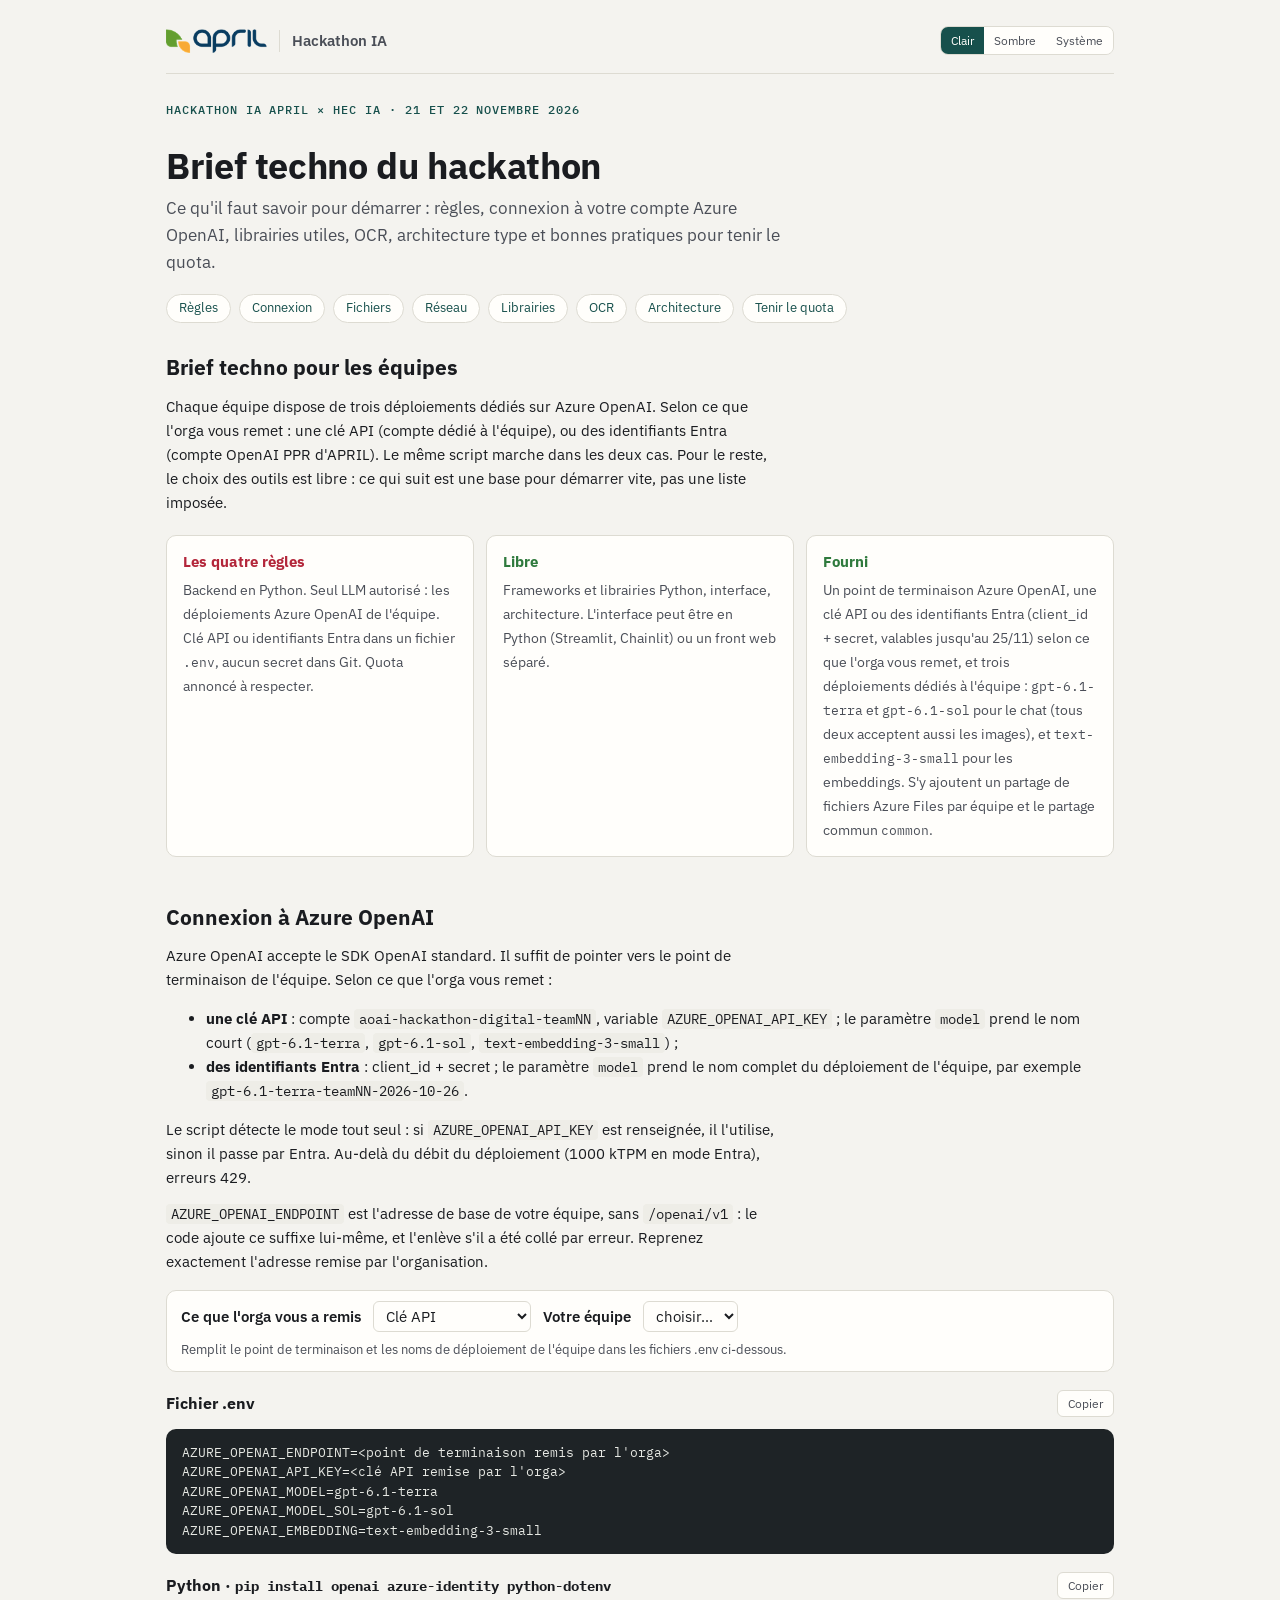
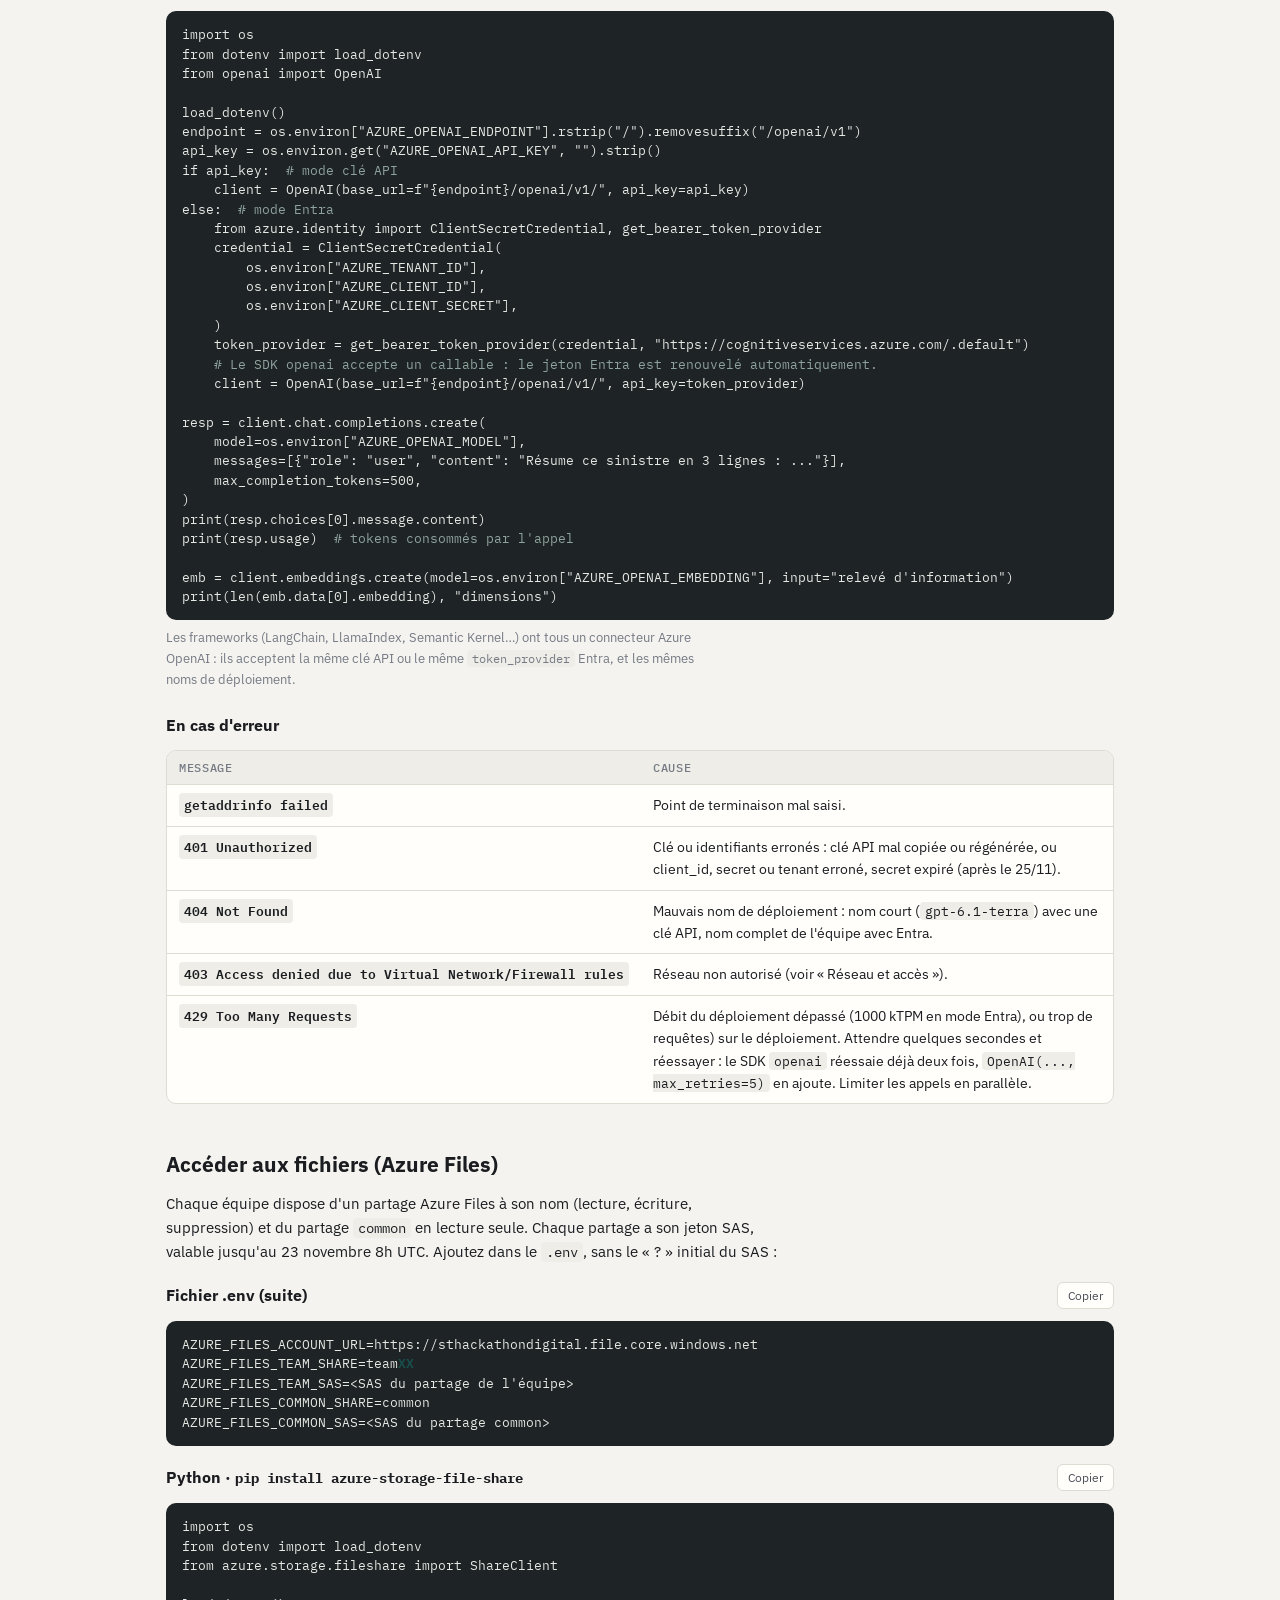
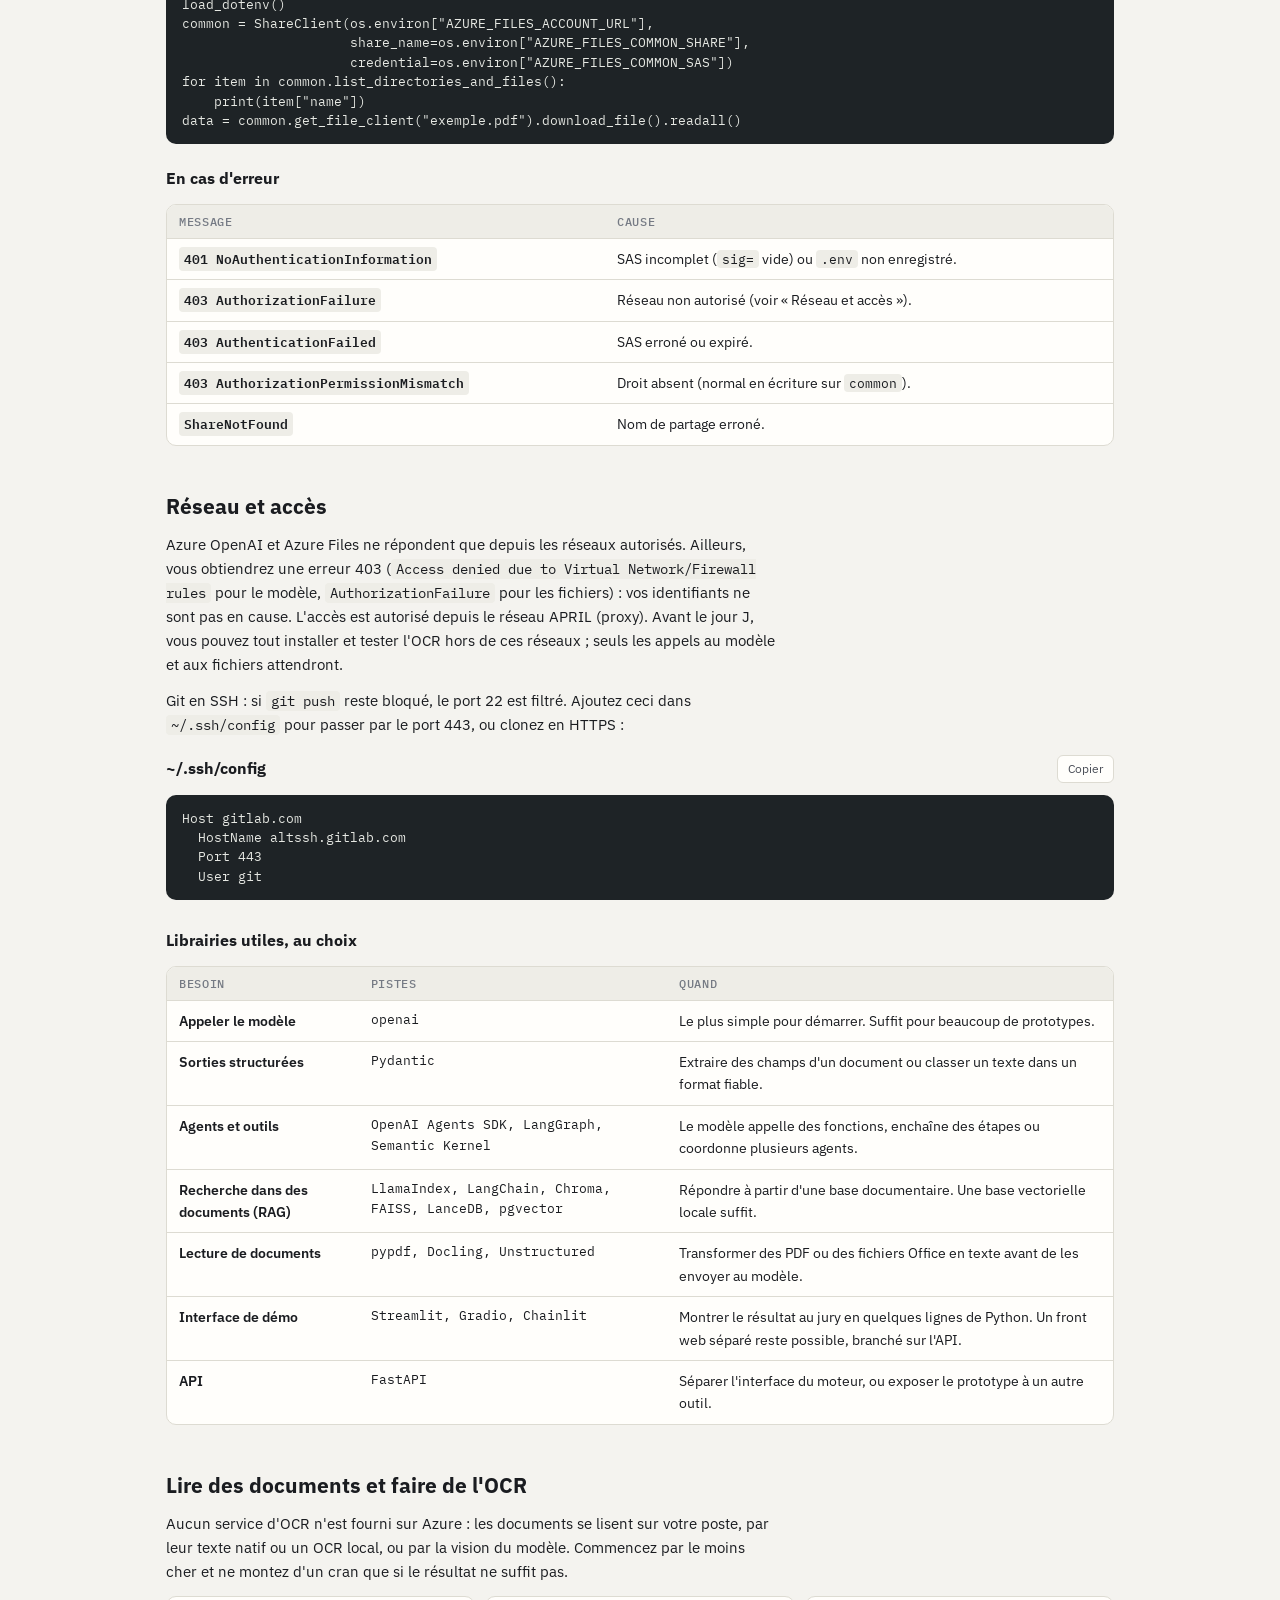
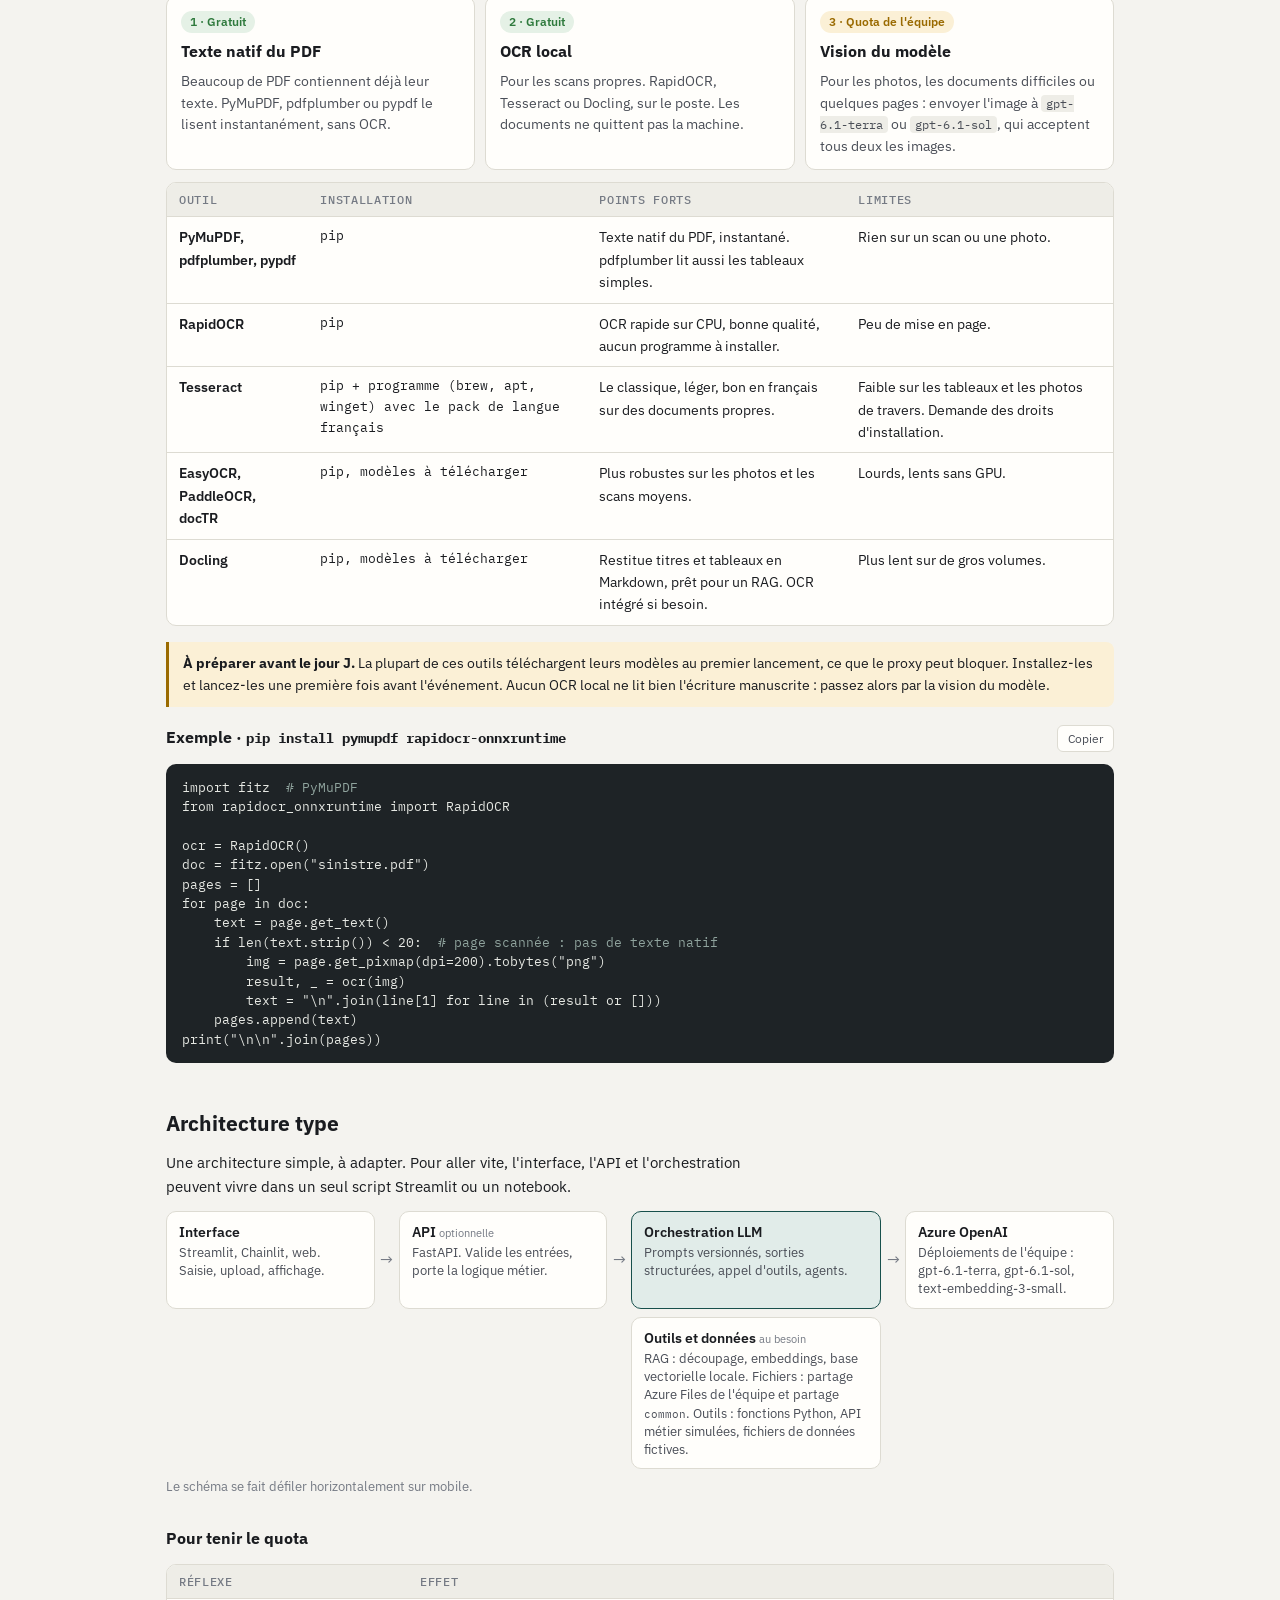
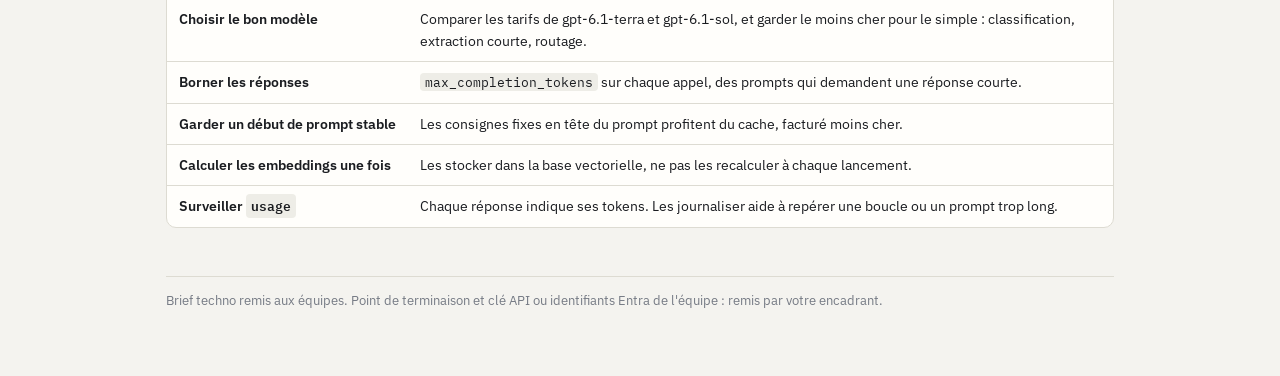
<file: docs/brief-techno.html>
<!doctype html>
<html lang="fr"><head><meta charset="utf-8"><meta name="viewport" content="width=device-width,initial-scale=1,viewport-fit=cover"><title>Brief techno · Hackathon IA APRIL</title>


<link rel="stylesheet" href="https://fonts.googleapis.com/css2?family=IBM+Plex+Sans:wght@400;500;600;700&family=IBM+Plex+Mono:wght@400;500&display=swap">
<style>
/* Layout : colonne de lecture unique, schéma pleine largeur, fiches de réglage en grille */
:root{
  --bg:#f4f3ef;--surface:#fffefb;--surface-2:#eeede7;--ink:#1a1c20;--ink-2:#4a4e57;--ink-3:#757a84;
  --line:#dddbd2;--accent:#17504c;--accent-soft:#e1ece9;--ok:#2f7a3d;--ok-bg:#e5f1e6;--warn:#9a6a00;--warn-bg:#fbf0d6;--ko:#b3263a;--ko-bg:#f8e3e6;
  --code-bg:#1e2326;--code-ink:#e6e8e3;
  --f-sans:"IBM Plex Sans",system-ui,-apple-system,"Segoe UI",sans-serif;--f-mono:"IBM Plex Mono",ui-monospace,Menlo,monospace;
  color-scheme:light}
@media (prefers-color-scheme:dark){:root:not([data-theme="light"]){
  --bg:#111315;--surface:#191c1f;--surface-2:#22262a;--ink:#e9ebe7;--ink-2:#b4b9b5;--ink-3:#868c88;
  --line:#2f3438;--accent:#6cc2b5;--accent-soft:#1c3330;--ok:#7cc98a;--ok-bg:#1b2d1f;--warn:#e6b84f;--warn-bg:#33290f;--ko:#f08394;--ko-bg:#3a1a20;
  --code-bg:#0b0d0e;--code-ink:#e6e8e3;color-scheme:dark}}
:root[data-theme="dark"]{
  --bg:#111315;--surface:#191c1f;--surface-2:#22262a;--ink:#e9ebe7;--ink-2:#b4b9b5;--ink-3:#868c88;
  --line:#2f3438;--accent:#6cc2b5;--accent-soft:#1c3330;--ok:#7cc98a;--ok-bg:#1b2d1f;--warn:#e6b84f;--warn-bg:#33290f;--ko:#f08394;--ko-bg:#3a1a20;
  --code-bg:#0b0d0e;--code-ink:#e6e8e3;color-scheme:dark}
*{box-sizing:border-box}
body{background:var(--bg);color:var(--ink);font:15px/1.6 var(--f-sans);margin:0}
.wrap{max-width:980px;margin:0 auto;padding-left:max(16px,env(safe-area-inset-left,0px));padding-right:max(16px,env(safe-area-inset-right,0px));padding-block:20px 64px}
header.top{display:flex;align-items:center;gap:12px;flex-wrap:wrap;padding-block:6px 18px;border-bottom:1px solid var(--line)}
.brand-logo{display:block;height:24px;width:auto}
:root[data-theme="dark"] .brand-logo{background:#fff;border-radius:6px;padding:3px 7px;height:30px}
@media (prefers-color-scheme:dark){:root:not([data-theme="light"]) .brand-logo{background:#fff;border-radius:6px;padding:3px 7px;height:30px}}
.sep{width:1px;height:22px;background:var(--line)}
.tool{font-weight:600;color:var(--ink-2)}
.spacer{flex:1}
.theme{display:flex;border:1px solid var(--line);border-radius:8px;overflow:hidden}
.theme button{font:inherit;font-size:12px;border:0;background:var(--surface);color:var(--ink-2);padding:4px 10px;cursor:pointer}
.theme button[aria-pressed="true"]{background:var(--accent);color:var(--surface)}
.theme button:focus-visible,a:focus-visible{outline:2px solid var(--accent);outline-offset:2px}
h1{font-size:clamp(26px,4vw,36px);line-height:1.15;margin:28px 0 8px;text-wrap:balance;letter-spacing:-.01em}
h2{font-size:21px;margin:44px 0 10px;text-wrap:balance}
h3{font-size:16px;margin:0 0 6px}
p{margin:0 0 12px;max-width:68ch}
.lead{font-size:17px;color:var(--ink-2);max-width:62ch}
.eyebrow{font:500 12px var(--f-mono);letter-spacing:.08em;text-transform:uppercase;color:var(--accent)}
code,.mono{font-family:var(--f-mono);font-size:.9em}
p code,li code,td code{background:var(--surface-2);padding:1px 5px;border-radius:4px}
.principle{display:grid;grid-template-columns:repeat(auto-fit,minmax(220px,1fr));gap:12px;margin-top:20px}
.principle div{background:var(--surface);border:1px solid var(--line);border-radius:10px;padding:14px 16px;min-width:0}
.principle b{display:block;margin-bottom:4px}
.principle .no b{color:var(--ko)} .principle .yes b{color:var(--ok)}
.principle span{color:var(--ink-2);font-size:14px}
/* schéma */
.diagram{overflow-x:auto;margin-top:14px}
.dg{min-width:760px;display:grid;grid-template-columns:1.25fr 46px 1fr;gap:0;align-items:stretch}
.sub{border:1.5px dashed var(--accent);border-radius:12px;padding:14px;background:var(--surface)}
.sub>.lbl,.side>.lbl{font:500 11px var(--f-mono);letter-spacing:.07em;text-transform:uppercase;color:var(--accent);margin-bottom:10px}
.teams{display:grid;grid-template-columns:repeat(3,1fr);gap:10px}
.rg{border:1px solid var(--line);border-radius:9px;padding:10px;background:var(--surface-2)}
.rg .n{font:600 12px var(--f-mono)}
.rg .acc{margin-top:8px;border-radius:7px;background:var(--surface);border:1px solid var(--line);padding:7px 8px;font-size:12px}
.rg .acc b{display:block;font:500 11.5px var(--f-mono);color:var(--accent)}
.rg ul{margin:5px 0 0;padding-left:16px;font-size:11.5px;color:var(--ink-2)}
.rg .bud{margin-top:7px;font-size:11.5px;color:var(--warn);background:var(--warn-bg);border-radius:5px;padding:2px 7px;display:inline-block}
.rg.more{display:flex;align-items:center;justify-content:center;color:var(--ink-3);font-size:13px;border-style:dashed;background:transparent}
.arrow{display:flex;align-items:center;justify-content:center;color:var(--ink-3)}
.side{display:flex;flex-direction:column;gap:10px}
.box{border:1px solid var(--line);border-radius:10px;padding:10px 12px;background:var(--surface)}
.box .t{font-weight:600;font-size:13.5px}
.box .d{font-size:12.5px;color:var(--ink-2);line-height:1.45}
.box.hl{border-color:var(--accent);background:var(--accent-soft)}
.down{text-align:center;color:var(--ink-3);font-size:12px;line-height:1}
.caption{font-size:13px;color:var(--ink-3);margin-top:8px}
/* tables */
.tbl{overflow-x:auto;border:1px solid var(--line);border-radius:10px;background:var(--surface);margin-top:12px}
table{border-collapse:collapse;width:100%;font-size:14px;min-width:620px}
th,td{text-align:left;padding:9px 12px;border-bottom:1px solid var(--line);vertical-align:top}
th{font:500 11.5px var(--f-mono);letter-spacing:.06em;text-transform:uppercase;color:var(--ink-3);background:var(--surface-2)}
tr:last-child td{border-bottom:0}
td:first-child{font-weight:600;white-space:nowrap}
.pill{display:inline-block;font-size:12px;font-weight:600;border-radius:999px;padding:1px 9px}
.pill.ok{color:var(--ok);background:var(--ok-bg)} .pill.warn{color:var(--warn);background:var(--warn-bg)} .pill.ko{color:var(--ko);background:var(--ko-bg)}
/* paliers */
.steps{display:grid;grid-template-columns:repeat(auto-fit,minmax(200px,1fr));gap:10px;margin-top:12px}
.step{background:var(--surface);border:1px solid var(--line);border-radius:10px;padding:12px 14px;min-width:0}
.step .pct{font:600 22px var(--f-mono)}
.step p{font-size:13.5px;color:var(--ink-2);margin:4px 0 0}
.note{border-left:3px solid var(--warn);background:var(--warn-bg);padding:10px 14px;border-radius:0 8px 8px 0;margin-top:16px;font-size:14px;max-width:none}
/* checklist */
.check{display:grid;grid-template-columns:repeat(auto-fit,minmax(210px,1fr));gap:12px;margin-top:12px}
.check section{background:var(--surface);border:1px solid var(--line);border-radius:10px;padding:12px 14px;min-width:0}
.check h3{font:600 12px var(--f-mono);letter-spacing:.07em;text-transform:uppercase;color:var(--accent)}
.check ul{margin:0;padding-left:18px;font-size:14px}
.check li{margin:4px 0}
pre{background:var(--code-bg);color:var(--code-ink);border-radius:10px;padding:14px 16px;overflow-x:auto;font:12.5px/1.55 var(--f-mono);margin:12px 0 0}
pre .c{color:#8fa39d}
.teampick{display:flex;flex-wrap:wrap;align-items:center;gap:8px 12px;margin-top:16px;padding:10px 14px;border:1px solid var(--line);border-radius:10px;background:var(--surface)}
.teampick label{font-weight:600}
.teampick select{font:inherit;padding:4px 8px;border:1px solid var(--line);border-radius:6px;background:var(--surface);color:var(--ink)}
.teampick .small-note{color:var(--ink-2);font-size:13px}
.tn{color:var(--accent);font-weight:600}
.cmdhead{display:flex;align-items:center;justify-content:space-between;gap:10px;margin-top:18px}
.cmdhead h3{margin:0}
.copy{font:inherit;font-size:12px;border:1px solid var(--line);background:var(--surface);color:var(--ink-2);border-radius:6px;padding:3px 10px;cursor:pointer}
.toc{display:flex;gap:8px;flex-wrap:wrap;margin-top:18px}
.toc button{font:inherit;font-size:13px;color:var(--accent);border:1px solid var(--line);background:var(--surface);border-radius:999px;padding:3px 12px;cursor:pointer}
.toc button:hover{border-color:var(--accent)}
body::before{content:"";position:fixed;inset:0 0 auto;height:env(safe-area-inset-top,0px);z-index:10;background:var(--bg)}
.tabs{position:sticky;top:env(safe-area-inset-top,0px);z-index:5;background:var(--bg);display:flex;gap:4px;margin-top:22px;border-bottom:1px solid var(--line);overflow-x:auto}
.tabs a{display:flex;flex-direction:column;padding:10px 16px 9px;text-decoration:none;color:var(--ink-2);font-weight:600;font-size:15px;border-bottom:3px solid transparent;margin-bottom:-1px;white-space:nowrap}
.tabs a small{font-weight:400;font-size:12px;color:var(--ink-3)}
.tabs a:hover{color:var(--ink)}
.tabs a[aria-selected="true"]{color:var(--accent);border-bottom-color:var(--accent)}
.tabs a:focus-visible{outline:2px solid var(--accent);outline-offset:-2px}
h2,h3{scroll-margin-top:calc(env(safe-area-inset-top,0px) + 76px)}
.view>h2:first-of-type{margin-top:28px}
.part{font:500 12px var(--f-mono);letter-spacing:.08em;text-transform:uppercase;color:var(--ink-3);margin:56px 0 -30px;padding-top:14px;border-top:1px solid var(--line)}
.arch{overflow-x:auto;margin-top:12px}
.arch-row{min-width:700px;display:grid;grid-template-columns:1fr 24px 1fr 24px 1.2fr 24px 1fr;align-items:stretch}
.arch-row .arrow{font-size:16px}
.arch-sub{min-width:700px;display:grid;grid-template-columns:1fr 24px 1fr 24px 1.2fr 24px 1fr;margin-top:8px}
.arch-sub .box{grid-column:5}
.arch .box .t small{font-weight:400;color:var(--ink-3)}
.libs td:first-child{white-space:normal}
.libs td:nth-child(2){font-family:var(--f-mono);font-size:13px}
footer{margin-top:48px;padding-top:14px;border-top:1px solid var(--line);font-size:13px;color:var(--ink-3)}
@media (max-width:560px){.sep,.tool{display:none}}
@media (prefers-reduced-motion:reduce){*{transition:none!important}}
</style>

</head><body>
<div class="wrap">
<header class="top">
  <img class="brand-logo" alt="APRIL" width="101" height="24" src="[data-uri]">
  <span class="sep" aria-hidden="true"></span>
  <span class="tool">Hackathon IA</span>
  <span class="spacer"></span>
  <div class="theme" role="group" aria-label="Thème">
    <button type="button" data-t="light">Clair</button><button type="button" data-t="dark">Sombre</button><button type="button" data-t="system">Système</button>
  </div>
</header>

<div class="eyebrow" style="margin-top:28px">Hackathon IA APRIL × HEC IA · 21 et 22 novembre 2026</div>
<h1>Brief techno du hackathon</h1>
<p class="lead">Ce qu'il faut savoir pour démarrer : règles, connexion à votre compte Azure OpenAI, librairies utiles, OCR, architecture type et bonnes pratiques pour tenir le quota.</p>



<section class="view" id="view-brief" data-view="brief" role="tabpanel" aria-labelledby="tab-brief">
<nav class="toc" aria-label="Dans ce volet">
  <button type="button" data-go="s-regles">Règles</button><button type="button" data-go="s-connexion">Connexion</button><button type="button" data-go="s-fichiers">Fichiers</button><button type="button" data-go="s-reseau">Réseau</button><button type="button" data-go="s-libs">Librairies</button><button type="button" data-go="s-ocr">OCR</button><button type="button" data-go="s-archi">Architecture</button><button type="button" data-go="s-quota">Tenir le quota</button>
</nav>

<h2 id="s-regles">Brief techno pour les équipes</h2>
<p>Chaque équipe dispose de trois déploiements dédiés sur Azure OpenAI. Selon ce que l'orga vous remet : une clé API (compte dédié à l'équipe), ou des identifiants Entra (compte OpenAI PPR d'APRIL). Le même script marche dans les deux cas. Pour le reste, le choix des outils est libre : ce qui suit est une base pour démarrer vite, pas une liste imposée.</p>
<div class="principle">
  <div class="no"><b>Les quatre règles</b><span>Backend en Python. Seul LLM autorisé : les déploiements Azure OpenAI de l'équipe. Clé API ou identifiants Entra dans un fichier <code>.env</code>, aucun secret dans Git. Quota annoncé à respecter.</span></div>
  <div class="yes"><b>Libre</b><span>Frameworks et librairies Python, interface, architecture. L'interface peut être en Python (Streamlit, Chainlit) ou un front web séparé.</span></div>
  <div class="yes"><b>Fourni</b><span>Un point de terminaison Azure OpenAI, une clé API ou des identifiants Entra (client_id + secret, valables jusqu'au 25/11) selon ce que l'orga vous remet, et trois déploiements dédiés à l'équipe : <code>gpt-6.1-terra</code> et <code>gpt-6.1-sol</code> pour le chat (tous deux acceptent aussi les images), et <code>text-embedding-3-small</code> pour les embeddings. S'y ajoutent un partage de fichiers Azure Files par équipe et le partage commun <code>common</code>.</span></div>
</div>

<h2 id="s-connexion">Connexion à Azure OpenAI</h2>
<p>Azure OpenAI accepte le SDK OpenAI standard. Il suffit de pointer vers le point de terminaison de l'équipe. Selon ce que l'orga vous remet :</p>
<ul><li><b>une clé API</b> : compte <code>aoai-hackathon-digital-teamNN</code>, variable <code>AZURE_OPENAI_API_KEY</code> ; le paramètre <code>model</code> prend le nom court (<code>gpt-6.1-terra</code>, <code>gpt-6.1-sol</code>, <code>text-embedding-3-small</code>) ;</li>
<li><b>des identifiants Entra</b> : client_id + secret ; le paramètre <code>model</code> prend le nom complet du déploiement de l'équipe, par exemple <code>gpt-6.1-terra-teamNN-2026-10-26</code>.</li></ul>
<p>Le script détecte le mode tout seul : si <code>AZURE_OPENAI_API_KEY</code> est renseignée, il l'utilise, sinon il passe par Entra. Au-delà du débit du déploiement (1000 kTPM en mode Entra), erreurs 429.</p>
<p><code>AZURE_OPENAI_ENDPOINT</code> est l'adresse de base de votre équipe, sans <code>/openai/v1</code> : le code ajoute ce suffixe lui-même, et l'enlève s'il a été collé par erreur. Reprenez exactement l'adresse remise par l'organisation.</p>
<div class="teampick"><label for="modeSel">Ce que l'orga vous a remis</label>
  <select id="modeSel"><option value="cle">Clé API</option><option value="entra">Identifiants Entra</option></select>
  <label for="teamSel">Votre équipe</label>
  <select id="teamSel"><option value="XX">choisir…</option><option value="01">team01</option><option value="02">team02</option><option value="03">team03</option><option value="04">team04</option><option value="05">team05</option><option value="06">team06</option><option value="07">team07</option><option value="08">team08</option><option value="09">team09</option><option value="10">team10</option></select>
  <span class="small-note">Remplit le point de terminaison et les noms de déploiement de l'équipe dans les fichiers .env ci-dessous.</span></div>
<div class="cmdhead"><h3>Fichier .env</h3><button type="button" class="copy" data-copy="cx-env-cle" id="cx-env-copy">Copier</button></div>
<pre id="cx-env-cle">AZURE_OPENAI_ENDPOINT=<span class="ep">&lt;point de terminaison remis par l'orga&gt;</span>
AZURE_OPENAI_API_KEY=&lt;clé API remise par l'orga&gt;
AZURE_OPENAI_MODEL=<span class="terra">gpt-6.1-terra</span>
AZURE_OPENAI_MODEL_SOL=<span class="sol">gpt-6.1-sol</span>
AZURE_OPENAI_EMBEDDING=<span class="emb">text-embedding-3-small</span></pre>
<pre id="cx-env-entra" hidden>AZURE_OPENAI_ENDPOINT=<span class="ep">&lt;point de terminaison remis par l'orga&gt;</span>
AZURE_TENANT_ID=7c98f49f-ac31-43eb-888a-72a17520cdda
AZURE_CLIENT_ID=&lt;client_id remis par l'orga&gt;
AZURE_CLIENT_SECRET=&lt;secret remis par l'orga&gt;
AZURE_OPENAI_MODEL=<span class="terra">gpt-6.1-terra-teamXX-2026-10-26</span>
AZURE_OPENAI_MODEL_SOL=<span class="sol">gpt-6.1-sol-teamXX-2026-09-29</span>
AZURE_OPENAI_EMBEDDING=<span class="emb">text-embedding-3-small-teamXX-1</span></pre>
<div class="cmdhead"><h3>Python · <code>pip install openai azure-identity python-dotenv</code></h3><button type="button" class="copy" data-copy="cx-py">Copier</button></div>
<pre id="cx-py">import os
from dotenv import load_dotenv
from openai import OpenAI

load_dotenv()
endpoint = os.environ["AZURE_OPENAI_ENDPOINT"].rstrip("/").removesuffix("/openai/v1")
api_key = os.environ.get("AZURE_OPENAI_API_KEY", "").strip()
if api_key:  <span class="c"># mode clé API</span>
    client = OpenAI(base_url=f"{endpoint}/openai/v1/", api_key=api_key)
else:  <span class="c"># mode Entra</span>
    from azure.identity import ClientSecretCredential, get_bearer_token_provider
    credential = ClientSecretCredential(
        os.environ["AZURE_TENANT_ID"],
        os.environ["AZURE_CLIENT_ID"],
        os.environ["AZURE_CLIENT_SECRET"],
    )
    token_provider = get_bearer_token_provider(credential, "https://cognitiveservices.azure.com/.default")
    <span class="c"># Le SDK openai accepte un callable : le jeton Entra est renouvelé automatiquement.</span>
    client = OpenAI(base_url=f"{endpoint}/openai/v1/", api_key=token_provider)

resp = client.chat.completions.create(
    model=os.environ["AZURE_OPENAI_MODEL"],
    messages=[{"role": "user", "content": "Résume ce sinistre en 3 lignes : ..."}],
    max_completion_tokens=500,
)
print(resp.choices[0].message.content)
print(resp.usage)  <span class="c"># tokens consommés par l'appel</span>

emb = client.embeddings.create(model=os.environ["AZURE_OPENAI_EMBEDDING"], input="relevé d'information")
print(len(emb.data[0].embedding), "dimensions")</pre>
<p class="caption">Les frameworks (LangChain, LlamaIndex, Semantic Kernel…) ont tous un connecteur Azure OpenAI : ils acceptent la même clé API ou le même <code>token_provider</code> Entra, et les mêmes noms de déploiement.</p>
<h3 style="margin-top:22px">En cas d'erreur</h3>
<div class="tbl"><table>
  <thead><tr><th>Message</th><th>Cause</th></tr></thead>
  <tbody>
    <tr><td><code>getaddrinfo failed</code></td><td>Point de terminaison mal saisi.</td></tr>
    <tr><td><code>401 Unauthorized</code></td><td>Clé ou identifiants erronés : clé API mal copiée ou régénérée, ou client_id, secret ou tenant erroné, secret expiré (après le 25/11).</td></tr>
    <tr><td><code>404 Not Found</code></td><td>Mauvais nom de déploiement : nom court (<code>gpt-6.1-terra</code>) avec une clé API, nom complet de l'équipe avec Entra.</td></tr>
    <tr><td><code>403 Access denied due to Virtual Network/Firewall rules</code></td><td>Réseau non autorisé (voir « Réseau et accès »).</td></tr>
    <tr><td><code>429 Too Many Requests</code></td><td>Débit du déploiement dépassé (1000 kTPM en mode Entra), ou trop de requêtes) sur le déploiement. Attendre quelques secondes et réessayer : le SDK <code>openai</code> réessaie déjà deux fois, <code>OpenAI(..., max_retries=5)</code> en ajoute. Limiter les appels en parallèle.</td></tr>
  </tbody>
</table></div>

<h2 id="s-fichiers">Accéder aux fichiers (Azure Files)</h2>
<p>Chaque équipe dispose d'un partage Azure Files à son nom (lecture, écriture, suppression) et du partage <code>common</code> en lecture seule. Chaque partage a son jeton SAS, valable jusqu'au 23 novembre 8h UTC. Ajoutez dans le <code>.env</code>, sans le « ? » initial du SAS :</p>
<div class="cmdhead"><h3>Fichier .env (suite)</h3><button type="button" class="copy" data-copy="cx-files-env">Copier</button></div>
<pre id="cx-files-env">AZURE_FILES_ACCOUNT_URL=https://sthackathondigital.file.core.windows.net
AZURE_FILES_TEAM_SHARE=team<span class="tn">XX</span>
AZURE_FILES_TEAM_SAS=&lt;SAS du partage de l'équipe&gt;
AZURE_FILES_COMMON_SHARE=common
AZURE_FILES_COMMON_SAS=&lt;SAS du partage common&gt;</pre>
<div class="cmdhead"><h3>Python · <code>pip install azure-storage-file-share</code></h3><button type="button" class="copy" data-copy="cx-files-py">Copier</button></div>
<pre id="cx-files-py">import os
from dotenv import load_dotenv
from azure.storage.fileshare import ShareClient

load_dotenv()
common = ShareClient(os.environ["AZURE_FILES_ACCOUNT_URL"],
                     share_name=os.environ["AZURE_FILES_COMMON_SHARE"],
                     credential=os.environ["AZURE_FILES_COMMON_SAS"])
for item in common.list_directories_and_files():
    print(item["name"])
data = common.get_file_client("exemple.pdf").download_file().readall()</pre>
<h3 style="margin-top:22px">En cas d'erreur</h3>
<div class="tbl"><table>
  <thead><tr><th>Message</th><th>Cause</th></tr></thead>
  <tbody>
    <tr><td><code>401 NoAuthenticationInformation</code></td><td>SAS incomplet (<code>sig=</code> vide) ou <code>.env</code> non enregistré.</td></tr>
    <tr><td><code>403 AuthorizationFailure</code></td><td>Réseau non autorisé (voir « Réseau et accès »).</td></tr>
    <tr><td><code>403 AuthenticationFailed</code></td><td>SAS erroné ou expiré.</td></tr>
    <tr><td><code>403 AuthorizationPermissionMismatch</code></td><td>Droit absent (normal en écriture sur <code>common</code>).</td></tr>
    <tr><td><code>ShareNotFound</code></td><td>Nom de partage erroné.</td></tr>
  </tbody>
</table></div>

<h2 id="s-reseau">Réseau et accès</h2>
<p>Azure OpenAI et Azure Files ne répondent que depuis les réseaux autorisés. Ailleurs, vous obtiendrez une erreur 403 (<code>Access denied due to Virtual Network/Firewall rules</code> pour le modèle, <code>AuthorizationFailure</code> pour les fichiers) : vos identifiants ne sont pas en cause. L'accès est autorisé depuis le réseau APRIL (proxy). Avant le jour J, vous pouvez tout installer et tester l'OCR hors de ces réseaux ; seuls les appels au modèle et aux fichiers attendront.</p>
<p>Git en SSH : si <code>git push</code> reste bloqué, le port 22 est filtré. Ajoutez ceci dans <code>~/.ssh/config</code> pour passer par le port 443, ou clonez en HTTPS :</p>
<div class="cmdhead"><h3>~/.ssh/config</h3><button type="button" class="copy" data-copy="cx-ssh">Copier</button></div>
<pre id="cx-ssh">Host gitlab.com
  HostName altssh.gitlab.com
  Port 443
  User git</pre>
<script>
// Endpoint et déploiements selon le mode : clé API (compte par équipe) ou Entra (PPR Sweden 01-05, France 06-10)
function majEnv(){const m=document.getElementById('modeSel').value,n=document.getElementById('teamSel').value,t='team'+n,ok=n!=='XX';
  const env=document.getElementById('cx-env-'+m);
  document.getElementById('cx-env-cle').hidden=m!=='cle';document.getElementById('cx-env-entra').hidden=m!=='entra';
  document.getElementById('cx-env-copy').dataset.copy=env.id;
  const ep=!ok?'<point de terminaison remis par l\'orga>':m==='cle'?`https://aoai-hackathon-digital-${t}.openai.azure.com`
    :`https://${+n<=5?'swedencentral1':'francecentral'}-april-ppr.openai.azure.com`;
  const v=m==='cle'?{ep,terra:'gpt-6.1-terra',sol:'gpt-6.1-sol',emb:'text-embedding-3-small'}
    :{ep,terra:`gpt-6.1-terra-${t}-2026-10-26`,sol:`gpt-6.1-sol-${t}-2026-09-29`,emb:`text-embedding-3-small-${t}-1`};
  for(const k in v)env.querySelectorAll('.'+k).forEach(s=>s.textContent=v[k]);
  document.querySelectorAll('.tn').forEach(s=>s.textContent=n);}
document.getElementById('modeSel').addEventListener('change',majEnv);
document.getElementById('teamSel').addEventListener('change',majEnv);
</script>

<h3 id="s-libs" style="margin-top:28px">Librairies utiles, au choix</h3>
<div class="tbl libs"><table>
  <thead><tr><th>Besoin</th><th>Pistes</th><th>Quand</th></tr></thead>
  <tbody>
    <tr><td>Appeler le modèle</td><td>openai</td><td>Le plus simple pour démarrer. Suffit pour beaucoup de prototypes.</td></tr>
    <tr><td>Sorties structurées</td><td>Pydantic</td><td>Extraire des champs d'un document ou classer un texte dans un format fiable.</td></tr>
    <tr><td>Agents et outils</td><td>OpenAI Agents SDK, LangGraph, Semantic Kernel</td><td>Le modèle appelle des fonctions, enchaîne des étapes ou coordonne plusieurs agents.</td></tr>
    <tr><td>Recherche dans des documents (RAG)</td><td>LlamaIndex, LangChain, Chroma, FAISS, LanceDB, pgvector</td><td>Répondre à partir d'une base documentaire. Une base vectorielle locale suffit.</td></tr>
    <tr><td>Lecture de documents</td><td>pypdf, Docling, Unstructured</td><td>Transformer des PDF ou des fichiers Office en texte avant de les envoyer au modèle.</td></tr>
    <tr><td>Interface de démo</td><td>Streamlit, Gradio, Chainlit</td><td>Montrer le résultat au jury en quelques lignes de Python. Un front web séparé reste possible, branché sur l'API.</td></tr>
    <tr><td>API</td><td>FastAPI</td><td>Séparer l'interface du moteur, ou exposer le prototype à un autre outil.</td></tr>
  </tbody>
</table></div>

<h2 id="s-ocr">Lire des documents et faire de l'OCR</h2>
<p>Aucun service d'OCR n'est fourni sur Azure : les documents se lisent sur votre poste, par leur texte natif ou un OCR local, ou par la vision du modèle. Commencez par le moins cher et ne montez d'un cran que si le résultat ne suffit pas.</p>
<div class="steps">
  <div class="step"><span class="pill ok">1 · Gratuit</span><h3 style="margin-top:6px">Texte natif du PDF</h3><p>Beaucoup de PDF contiennent déjà leur texte. PyMuPDF, pdfplumber ou pypdf le lisent instantanément, sans OCR.</p></div>
  <div class="step"><span class="pill ok">2 · Gratuit</span><h3 style="margin-top:6px">OCR local</h3><p>Pour les scans propres. RapidOCR, Tesseract ou Docling, sur le poste. Les documents ne quittent pas la machine.</p></div>
  <div class="step"><span class="pill warn">3 · Quota de l'équipe</span><h3 style="margin-top:6px">Vision du modèle</h3><p>Pour les photos, les documents difficiles ou quelques pages : envoyer l'image à <code>gpt-6.1-terra</code> ou <code>gpt-6.1-sol</code>, qui acceptent tous deux les images.</p></div>
</div>

<div class="tbl libs"><table>
  <thead><tr><th>Outil</th><th>Installation</th><th>Points forts</th><th>Limites</th></tr></thead>
  <tbody>
    <tr><td>PyMuPDF, pdfplumber, pypdf</td><td>pip</td><td>Texte natif du PDF, instantané. pdfplumber lit aussi les tableaux simples.</td><td>Rien sur un scan ou une photo.</td></tr>
    <tr><td>RapidOCR</td><td>pip</td><td>OCR rapide sur CPU, bonne qualité, aucun programme à installer.</td><td>Peu de mise en page.</td></tr>
    <tr><td>Tesseract</td><td>pip + programme (brew, apt, winget) avec le pack de langue français</td><td>Le classique, léger, bon en français sur des documents propres.</td><td>Faible sur les tableaux et les photos de travers. Demande des droits d'installation.</td></tr>
    <tr><td>EasyOCR, PaddleOCR, docTR</td><td>pip, modèles à télécharger</td><td>Plus robustes sur les photos et les scans moyens.</td><td>Lourds, lents sans GPU.</td></tr>
    <tr><td>Docling</td><td>pip, modèles à télécharger</td><td>Restitue titres et tableaux en Markdown, prêt pour un RAG. OCR intégré si besoin.</td><td>Plus lent sur de gros volumes.</td></tr>
  </tbody>
</table></div>
<div class="note"><b>À préparer avant le jour J.</b> La plupart de ces outils téléchargent leurs modèles au premier lancement, ce que le proxy peut bloquer. Installez-les et lancez-les une première fois avant l'événement. Aucun OCR local ne lit bien l'écriture manuscrite : passez alors par la vision du modèle.</div>

<div class="cmdhead"><h3>Exemple · <code>pip install pymupdf rapidocr-onnxruntime</code></h3><button type="button" class="copy" data-copy="cx-ocr">Copier</button></div>
<pre id="cx-ocr">import fitz  <span class="c"># PyMuPDF</span>
from rapidocr_onnxruntime import RapidOCR

ocr = RapidOCR()
doc = fitz.open("sinistre.pdf")
pages = []
for page in doc:
    text = page.get_text()
    if len(text.strip()) &lt; 20:  <span class="c"># page scannée : pas de texte natif</span>
        img = page.get_pixmap(dpi=200).tobytes("png")
        result, _ = ocr(img)
        text = "\n".join(line[1] for line in (result or []))
    pages.append(text)
print("\n\n".join(pages))</pre>

<h2 id="s-archi">Architecture type</h2>
<p>Une architecture simple, à adapter. Pour aller vite, l'interface, l'API et l'orchestration peuvent vivre dans un seul script Streamlit ou un notebook.</p>
<div class="arch">
  <div class="arch-row">
    <div class="box"><div class="t">Interface</div><div class="d">Streamlit, Chainlit, web. Saisie, upload, affichage.</div></div>
    <div class="arrow" aria-hidden="true">→</div>
    <div class="box"><div class="t">API <small>optionnelle</small></div><div class="d">FastAPI. Valide les entrées, porte la logique métier.</div></div>
    <div class="arrow" aria-hidden="true">→</div>
    <div class="box hl"><div class="t">Orchestration LLM</div><div class="d">Prompts versionnés, sorties structurées, appel d'outils, agents.</div></div>
    <div class="arrow" aria-hidden="true">→</div>
    <div class="box"><div class="t">Azure OpenAI</div><div class="d">Déploiements de l'équipe : gpt-6.1-terra, gpt-6.1-sol, text-embedding-3-small.</div></div>
  </div>
  <div class="arch-sub">
    <div class="box"><div class="t">Outils et données <small>au besoin</small></div><div class="d">RAG : découpage, embeddings, base vectorielle locale. Fichiers : partage Azure Files de l'équipe et partage <code>common</code>. Outils : fonctions Python, API métier simulées, fichiers de données fictives.</div></div>
  </div>
</div>
<p class="caption">Le schéma se fait défiler horizontalement sur mobile.</p>

<h3 id="s-quota" style="margin-top:28px">Pour tenir le quota</h3>
<div class="tbl"><table>
  <thead><tr><th>Réflexe</th><th>Effet</th></tr></thead>
  <tbody>
    <tr><td>Choisir le bon modèle</td><td>Comparer les tarifs de gpt-6.1-terra et gpt-6.1-sol, et garder le moins cher pour le simple : classification, extraction courte, routage.</td></tr>
    <tr><td>Borner les réponses</td><td><code>max_completion_tokens</code> sur chaque appel, des prompts qui demandent une réponse courte.</td></tr>
    <tr><td>Garder un début de prompt stable</td><td>Les consignes fixes en tête du prompt profitent du cache, facturé moins cher.</td></tr>
    <tr><td>Calculer les embeddings une fois</td><td>Les stocker dans la base vectorielle, ne pas les recalculer à chaque lancement.</td></tr>
    <tr><td>Surveiller <code>usage</code></td><td>Chaque réponse indique ses tokens. Les journaliser aide à repérer une boucle ou un prompt trop long.</td></tr>
  </tbody>
</table></div>

</section>



<footer>Brief techno remis aux équipes. Point de terminaison et clé API ou identifiants Entra de l'équipe : remis par votre encadrant.</footer>
</div>

<script>
(function(){
  const THEMES=['light','dark','system'],KEY='hack-infra-theme';
  function applyTheme(t){window.__appTheme=t;const el=document.documentElement;
    if(t==='system'){const vt=window.__viewerTheme;if(vt)el.setAttribute('data-theme',vt);else el.removeAttribute('data-theme');}
    else el.setAttribute('data-theme',t);
    document.querySelectorAll('.theme button').forEach(b=>b.setAttribute('aria-pressed',String(b.dataset.t===t)));}
  window.__viewerTheme=document.documentElement.getAttribute('data-theme');
  new MutationObserver(()=>{const el=document.documentElement,v=el.getAttribute('data-theme');
    if(window.__appTheme&&window.__appTheme!=='system'&&v!==window.__appTheme){window.__viewerTheme=v;el.setAttribute('data-theme',window.__appTheme);}})
    .observe(document.documentElement,{attributes:true,attributeFilter:['data-theme']});
  let t='light';try{t=localStorage.getItem(KEY)||'light';}catch(e){}
  applyTheme(THEMES.includes(t)?t:'light');
  document.querySelectorAll('.theme button').forEach(b=>b.addEventListener('click',()=>{applyTheme(b.dataset.t);try{localStorage.setItem(KEY,b.dataset.t);}catch(e){}}));
  const VIEWS=['brief','infra'];
  function route(){const h=location.hash.slice(1),v=VIEWS.includes(h)?h:'brief';
    document.querySelectorAll('.view').forEach(s=>{s.hidden=s.dataset.view!==v;});
    document.querySelectorAll('.tabs a').forEach(a=>{a.setAttribute('aria-selected',String(a.dataset.view===v));a.tabIndex=a.dataset.view===v?0:-1;});}
  window.addEventListener('hashchange',()=>{route();window.scrollTo({top:0});});
  route();
  document.querySelector('.tabs')?.addEventListener('keydown',e=>{if(e.key!=='ArrowRight'&&e.key!=='ArrowLeft')return;
    const cur=VIEWS.indexOf((location.hash.slice(1))||'brief'),n=VIEWS[(cur+(e.key==='ArrowRight'?1:VIEWS.length-1))%VIEWS.length];
    location.hash=n;document.getElementById('tab-'+n).focus();});
  document.querySelectorAll('.toc button').forEach(b=>b.addEventListener('click',()=>{
    const t=document.getElementById(b.dataset.go);if(t)t.scrollIntoView({behavior:matchMedia('(prefers-reduced-motion: reduce)').matches?'auto':'smooth',block:'start'});}));
  document.querySelectorAll('.copy').forEach(b=>b.addEventListener('click',()=>{
    const el=document.getElementById(b.dataset.copy);const txt=el.textContent;
    const done=()=>{b.textContent='Copié';setTimeout(()=>b.textContent='Copier',1500);};
    if(navigator.clipboard&&navigator.clipboard.writeText){navigator.clipboard.writeText(txt).then(done,()=>sel(el));}else sel(el);}));
  function sel(el){const r=document.createRange();r.selectNodeContents(el);const s=getSelection();s.removeAllRanges();s.addRange(r);}
})();
</script>
</body></html>
</file>
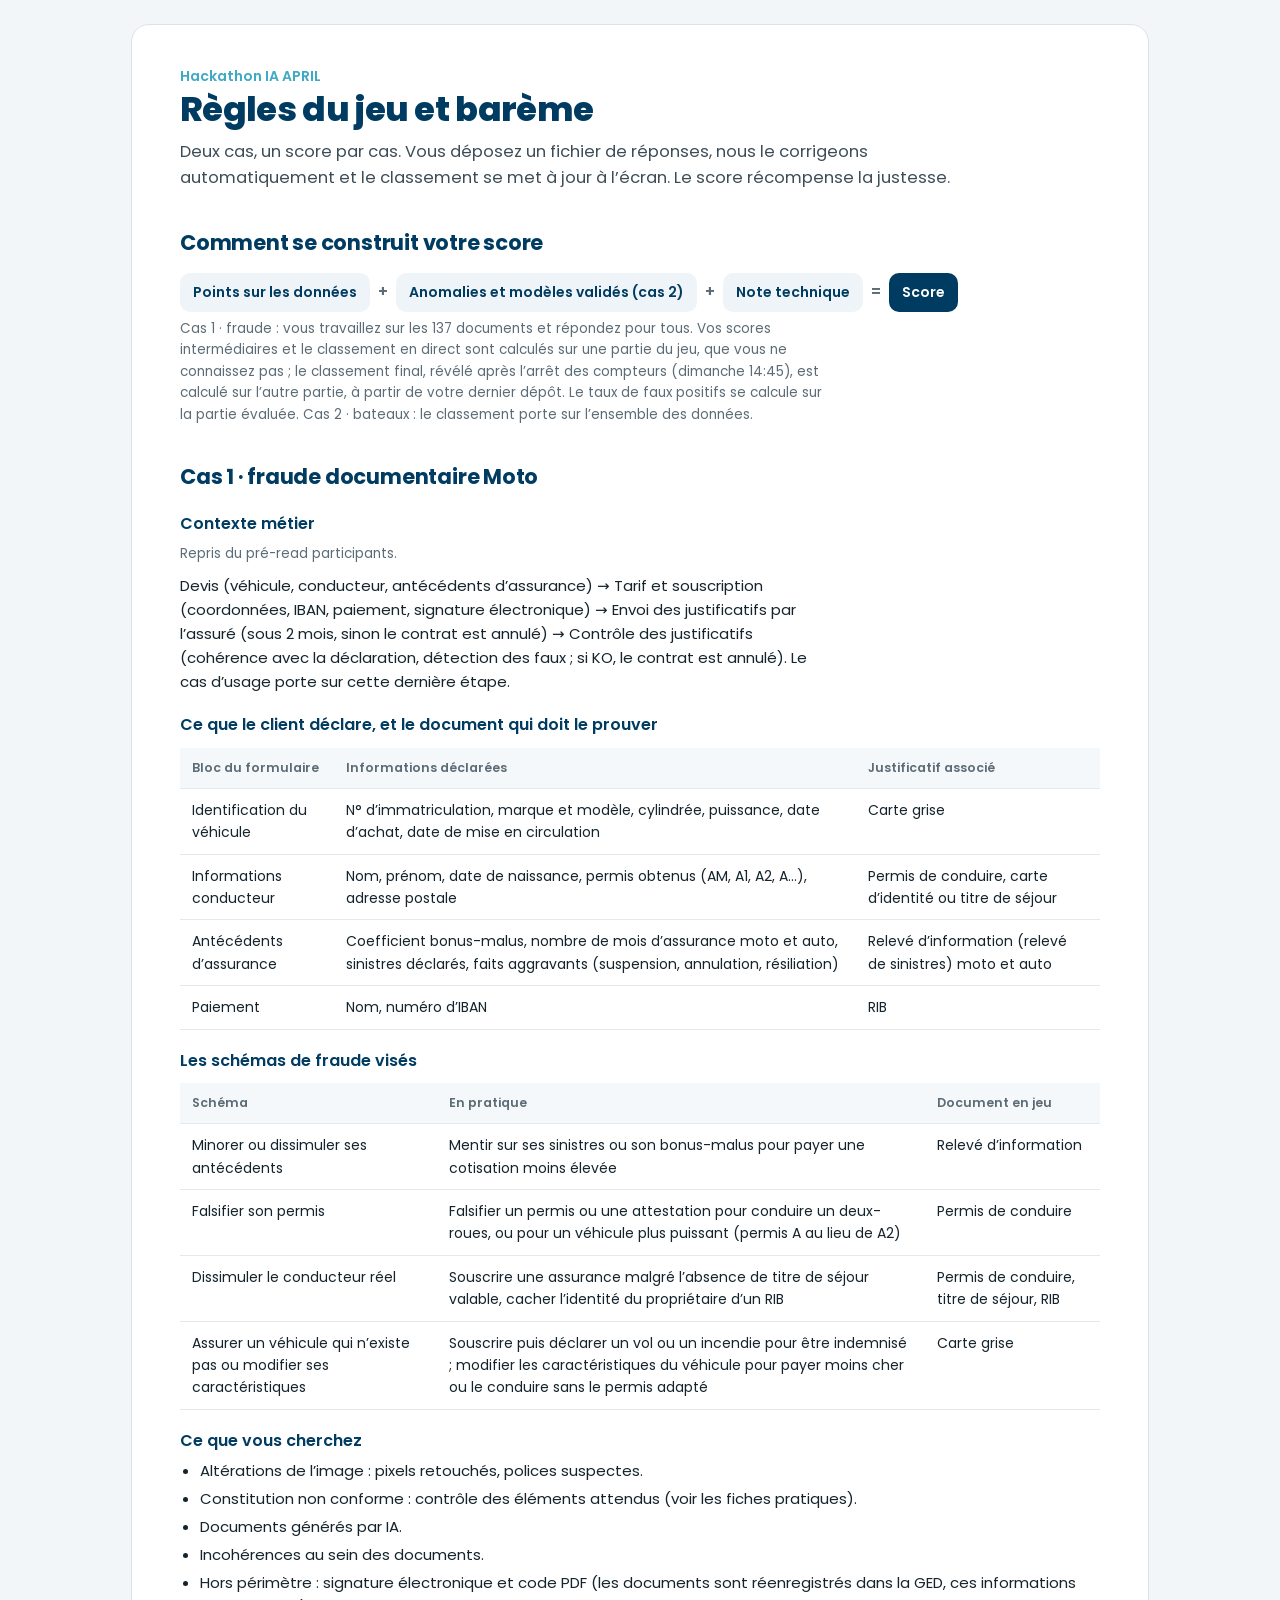
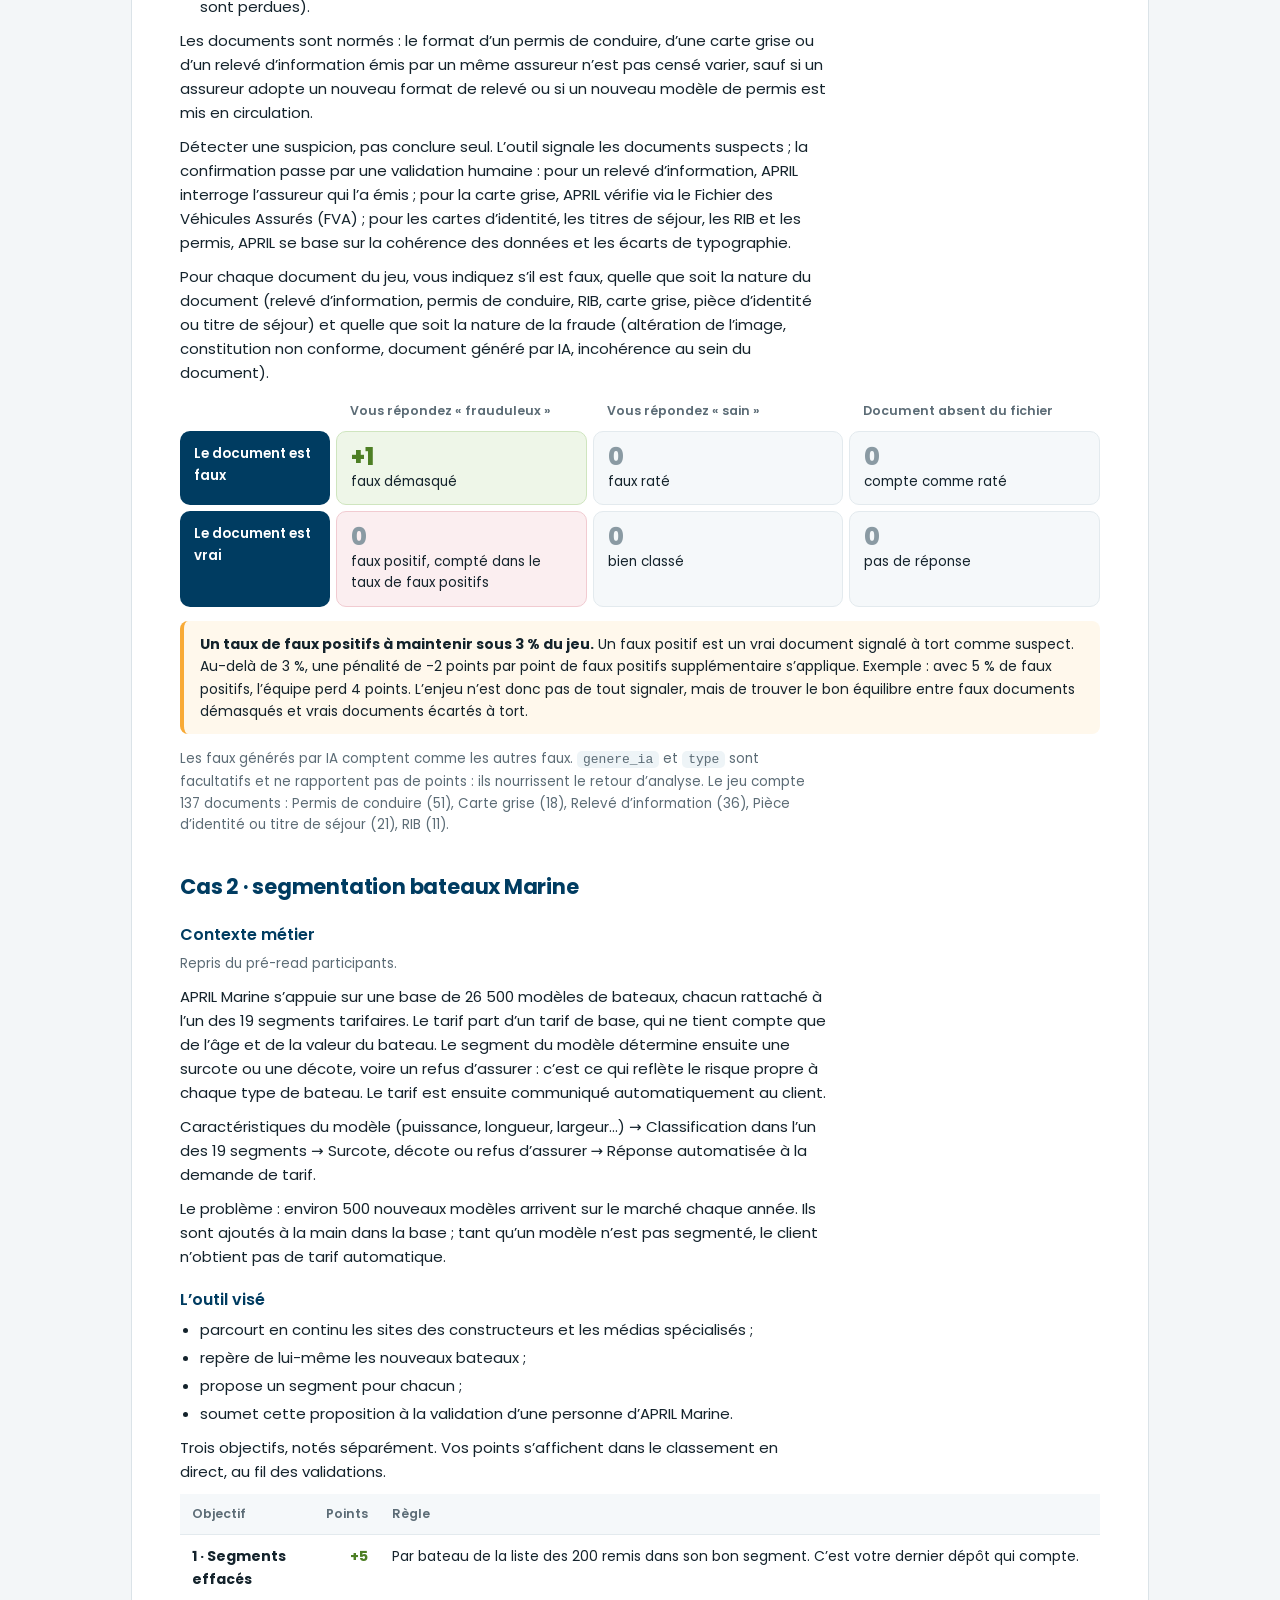
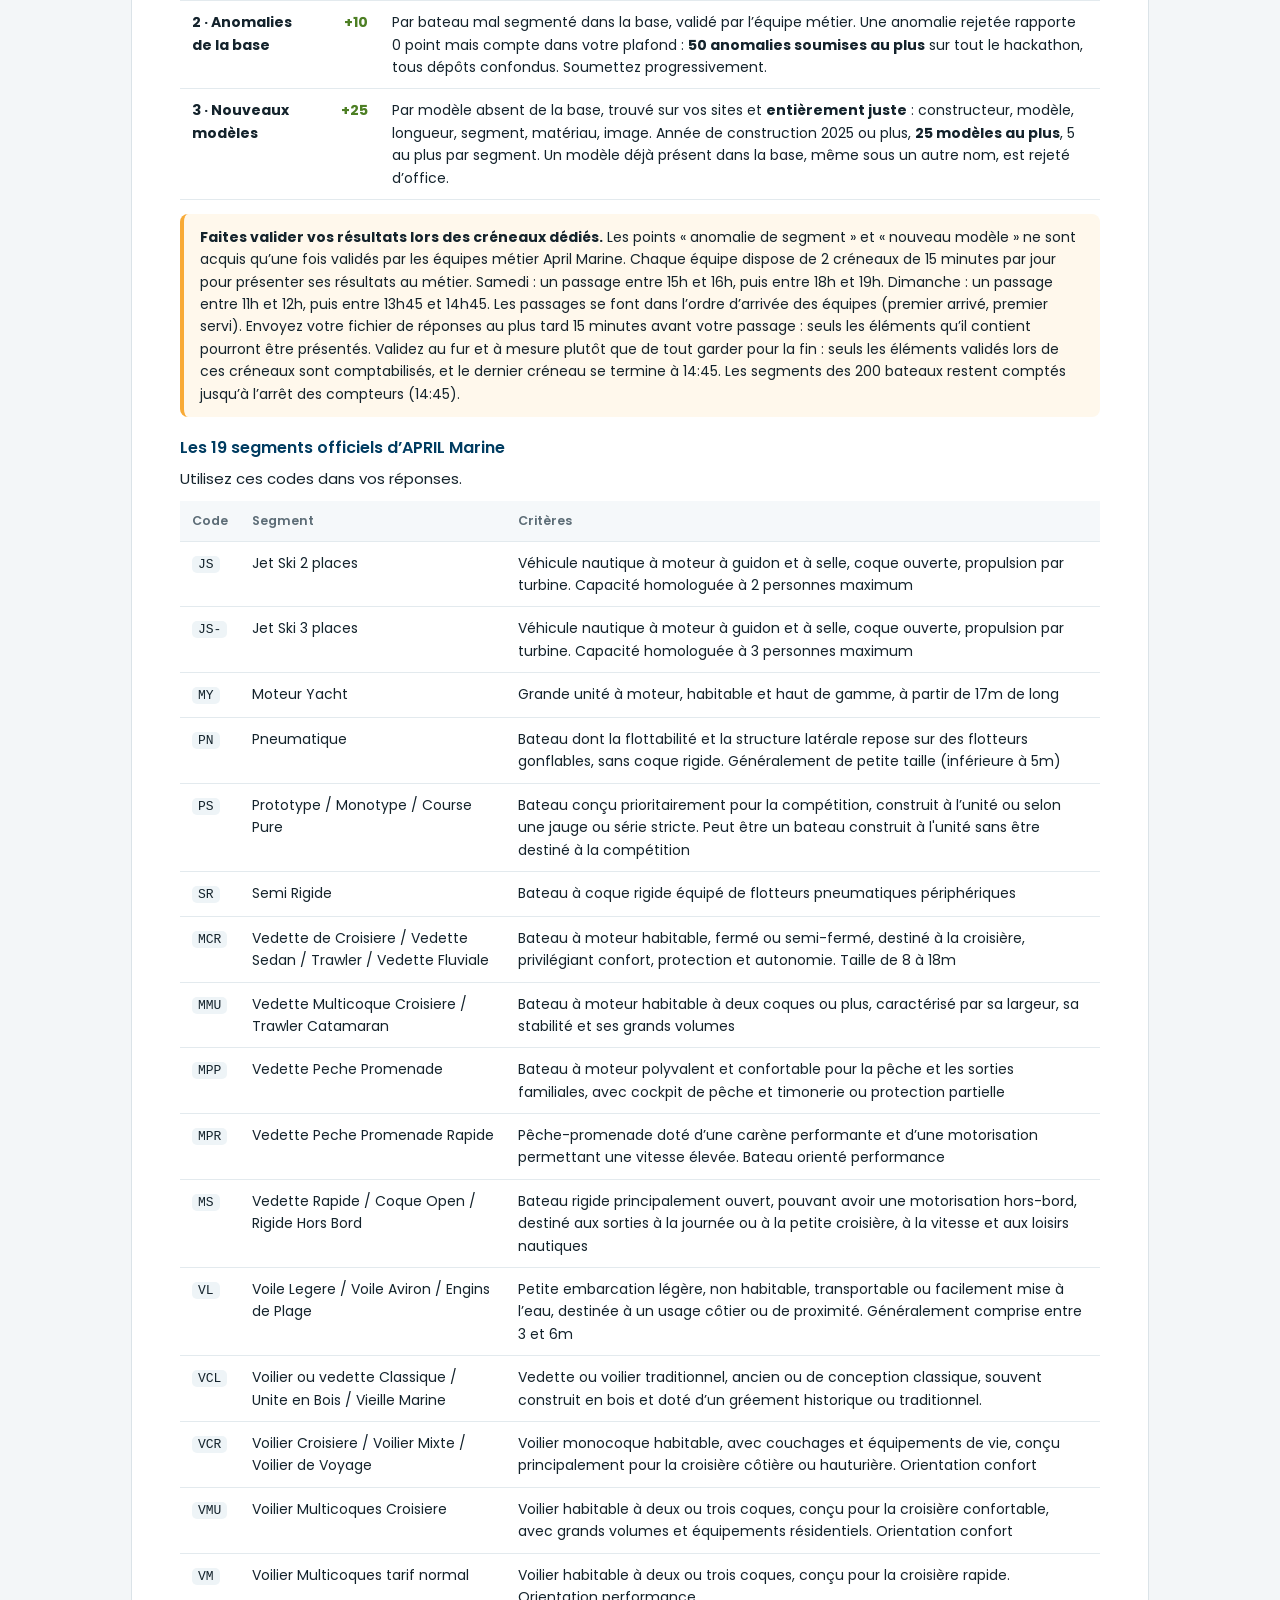
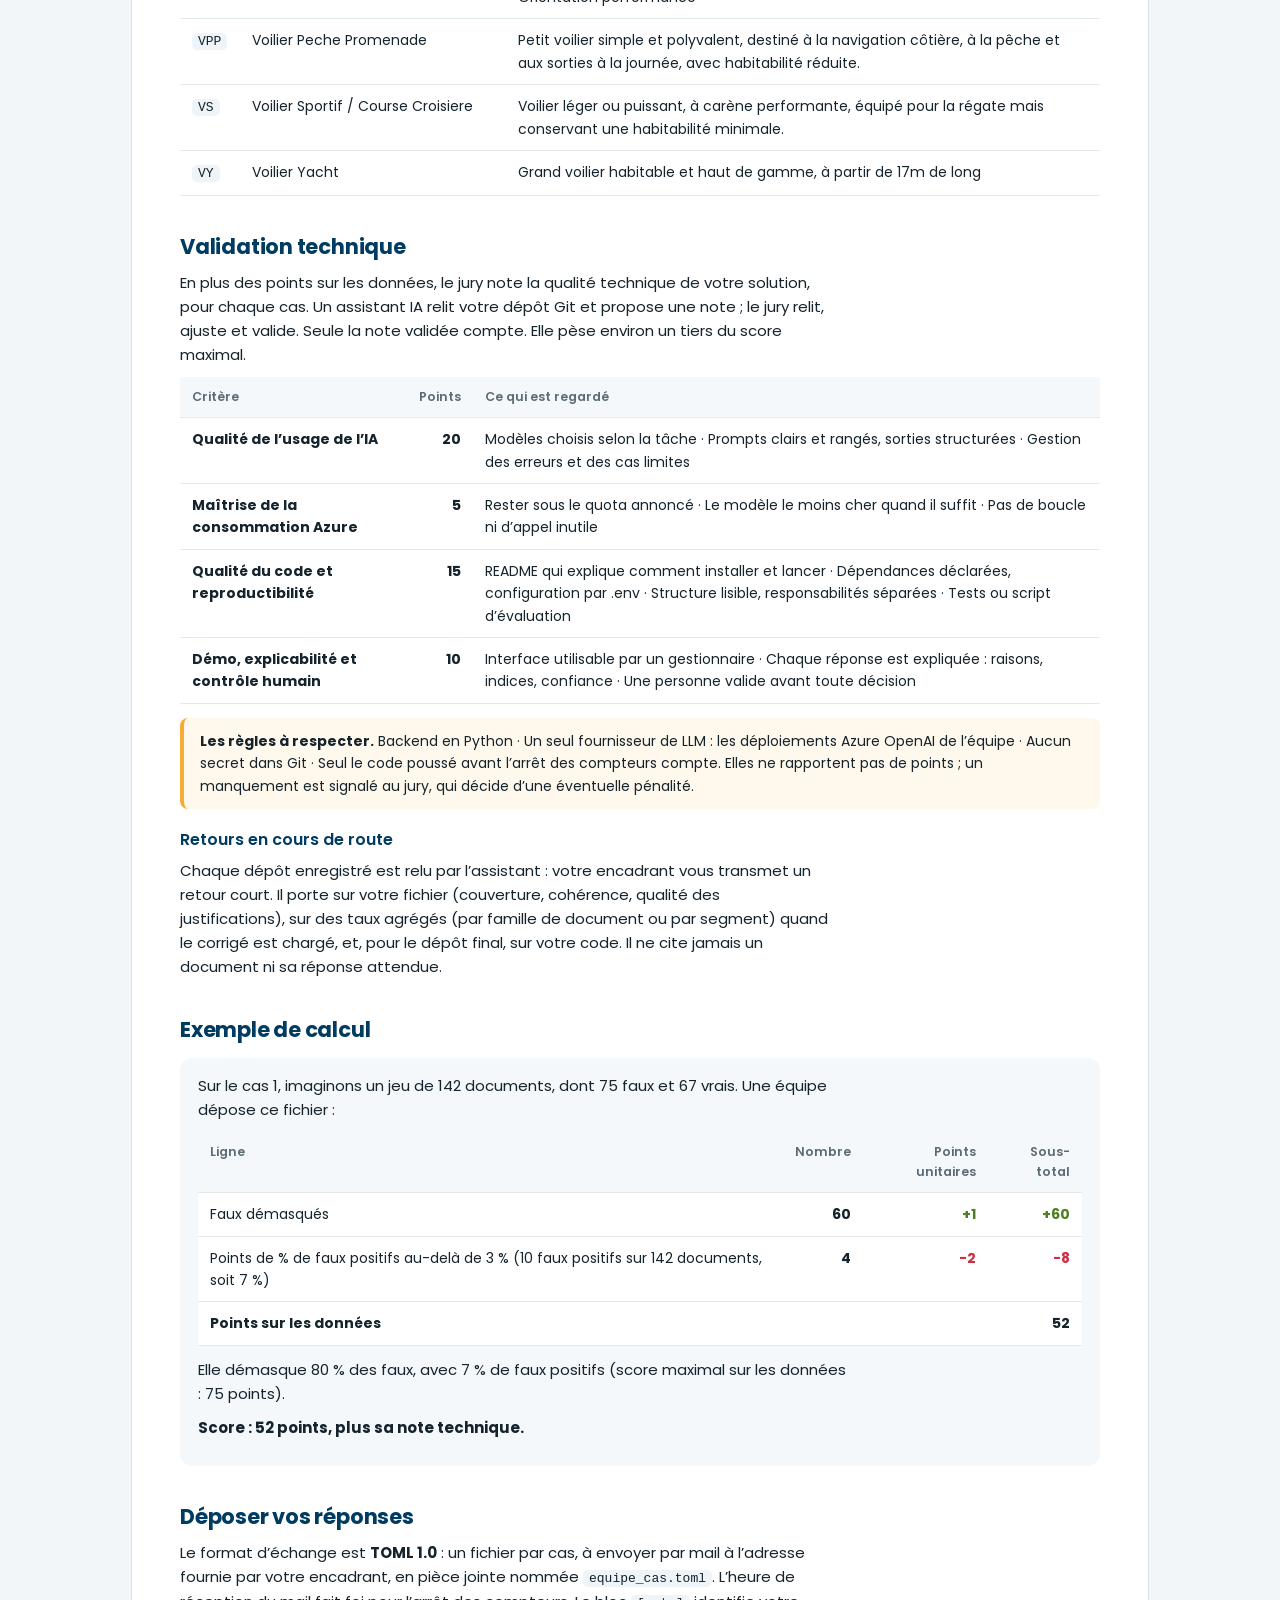
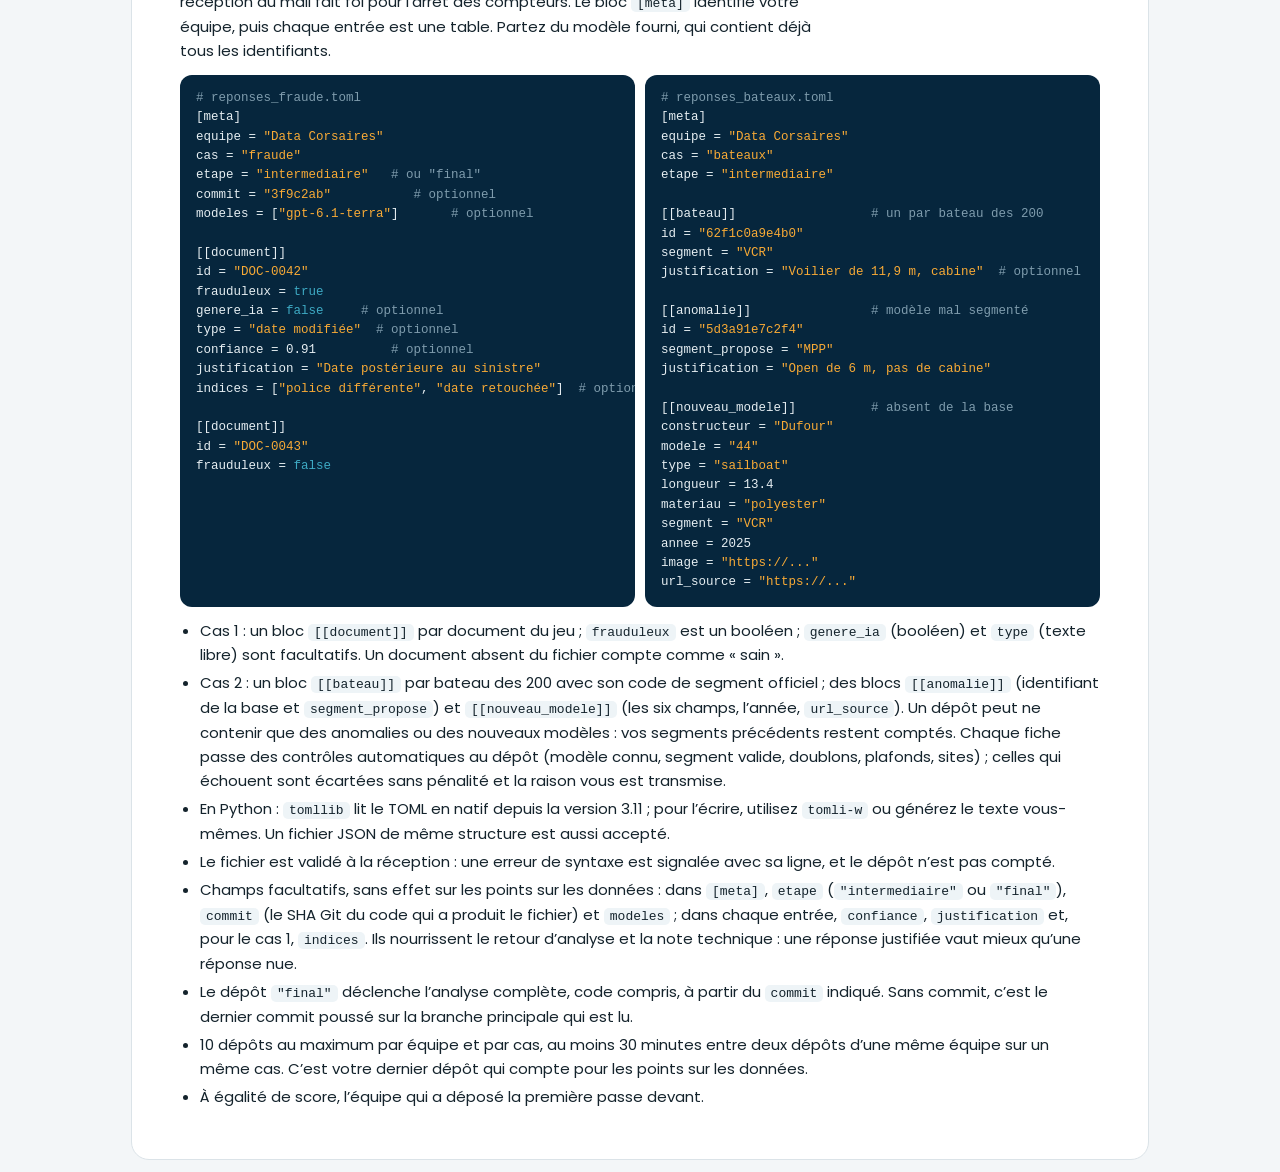
<file: docs/regles-du-jeu.html>
<!DOCTYPE html><html lang="fr"><head><meta charset="utf-8"><meta name="viewport" content="width=device-width, initial-scale=1"><title>Hackathon IA APRIL · règles du jeu</title><link href="https://fonts.googleapis.com/css2?family=Poppins:wght@400;500;600;700;800&display=swap" rel="stylesheet"><style>body{margin:0;background:#f3f6f8;padding:24px}
.rdoc{background:#fff;color:#14232c;border:1px solid #dbe3e8;border-radius:18px;padding:40px 48px;max-width:920px;margin:0 auto;font-family:'Poppins',system-ui,-apple-system,'Segoe UI',Roboto,sans-serif;font-size:15px;line-height:1.6}
.rdoc h1{font-size:34px;line-height:1.1;font-weight:800;letter-spacing:-.02em;color:#003C61;margin:4px 0 10px}
.rdoc h2{font-size:21px;font-weight:700;color:#003C61;margin:34px 0 8px;letter-spacing:-.01em}
.rdoc h3{font-size:16px;font-weight:600;color:#003C61;margin:18px 0 6px}
.rdoc p{margin:0 0 10px;max-width:72ch}
.rdoc .kicker{color:#3EAAC4;font-weight:600;font-size:14px}
.rdoc .lead{font-size:16.5px;color:#3d4d57}
.rdoc .muted{color:#5c6c76;font-size:13.5px}
.rdoc .formula{display:flex;flex-wrap:wrap;align-items:center;gap:8px;margin:14px 0 6px}
.rdoc .formula span{background:#eef4f7;border-radius:10px;padding:8px 13px;font-weight:600;color:#003C61;font-size:14px}
.rdoc .formula span.tot{background:#003C61;color:#fff}
.rdoc .formula i{font-style:normal;color:#5c6c76;font-weight:600}
.rdoc table{width:100%;border-collapse:collapse;margin:10px 0 6px;font-size:14px}
.rdoc th,.rdoc td{border-bottom:1px solid #e3eaee;padding:10px 12px;text-align:left;vertical-align:top}
.rdoc th{font-size:12.5px;font-weight:600;color:#5c6c76;background:#f5f8fa}
.rdoc td.n{text-align:right;font-weight:700;font-variant-numeric:tabular-nums;white-space:nowrap}
.rdoc .pos{color:#4d7f24}.rdoc .neg{color:#D02E41}.rdoc .zero{color:#8a9aa3}
.rdoc .steps{display:grid;grid-template-columns:repeat(4,minmax(0,1fr));gap:10px;margin:14px 0}
.rdoc .step{border:1px solid #dbe3e8;border-top:4px solid #3EAAC4;border-radius:12px;padding:12px 14px;background:#fff}
.rdoc .step:nth-child(2){border-top-color:#003C61}.rdoc .step:nth-child(3){border-top-color:#639E30}.rdoc .step:nth-child(4){border-top-color:#F8AA36}
.rdoc .step .no{font-size:12px;color:#5c6c76;font-weight:600}
.rdoc .step b{display:block;font-size:17px;color:#003C61}
.rdoc .step .q{font-size:13px;color:#3d4d57;margin-top:2px}
.rdoc .step .pts{font-size:22px;font-weight:800;color:#003C61;margin-top:8px;text-align:left;line-height:1.2;letter-spacing:0}
.rdoc .step .pts small{font-size:12px;font-weight:500;color:#5c6c76}
.rdoc .mx{display:grid;grid-template-columns:150px 1fr 1fr 1fr;gap:6px;margin:12px 0}
.rdoc .mx div{border-radius:10px;padding:12px 14px;font-size:13.5px}
.rdoc .mx .h{background:none;color:#5c6c76;font-weight:600;font-size:12.5px;padding:4px 14px;align-self:end}
.rdoc .mx .rh{background:#003C61;color:#fff;font-weight:600}
.rdoc .mx .c{background:#f5f8fa;border:1px solid #e3eaee}
.rdoc .mx .c b{display:block;font-size:24px;font-weight:800;line-height:1.1}
.rdoc .mx .good{background:#eef6e8;border-color:#cfe5bf}
.rdoc .mx .bad{background:#fbeef0;border-color:#f1cbd1}
.rdoc .note{border-left:4px solid #F8AA36;background:#fff8ec;border-radius:8px;padding:12px 16px;margin:14px 0;font-size:14px}
.rdoc .ex{background:#f5f8fa;border-radius:12px;padding:16px 18px;margin:12px 0}
.rdoc .ex table{background:#fff}
.rdoc code{background:#eef4f7;border-radius:5px;padding:1px 6px;font-size:13px;font-family:ui-monospace,SFMono-Regular,Menlo,Consolas,monospace}
.rdoc ul{margin:6px 0 10px 20px;padding:0}
.rdoc .codes2{display:grid;grid-template-columns:1fr 1fr;gap:10px;margin:12px 0}
.rdoc pre{margin:0;background:#06263d;color:#e6eef2;border-radius:12px;padding:14px 16px;font-size:12.5px;line-height:1.55;overflow-x:auto;font-family:ui-monospace,SFMono-Regular,Menlo,Consolas,monospace}
.rdoc pre .cm{color:#7f9cad}.rdoc pre .st{color:#F8AA36}.rdoc pre .kw{color:#3EAAC4}
@media (max-width:760px){.rdoc .codes2{grid-template-columns:1fr}}.rdoc li{margin:4px 0}
.rdoc.rdoc-pdf{border:0;border-radius:0;padding:0;max-width:none;width:700px;font-size:14px}
.rdoc.rdoc-pdf .steps{grid-template-columns:repeat(4,minmax(0,1fr))}
.rdoc.rdoc-pdf .mx{grid-template-columns:120px 1fr 1fr 1fr}
.rdoc.rdoc-pdf .codes2{grid-template-columns:1fr 1fr}
.rdoc.rdoc-pdf h2{break-after:avoid;page-break-after:avoid}
@media (max-width:760px){.rdoc{padding:24px 20px}.rdoc .steps{grid-template-columns:1fr 1fr}.rdoc .mx{grid-template-columns:100px 1fr 1fr 1fr}}
@media print{body{background:#fff;padding:0}.rdoc{border:0}}</style></head><body><article class="rdoc">
  <div class="kicker">Hackathon IA APRIL</div>
  <h1>Règles du jeu et barème</h1>
  <p class="lead">Deux cas, un score par cas. Vous déposez un fichier de réponses, nous le corrigeons automatiquement et le classement se met à jour à l’écran. Le score récompense la justesse.</p>

  <h2>Comment se construit votre score</h2>
  <div class="formula"><span>Points sur les données</span><i>+</i><span>Anomalies et modèles validés (cas 2)</span><i>+</i><span>Note technique</span><i>=</i><span class="tot">Score</span></div>
  <p class="muted">Cas 1 · fraude : vous travaillez sur les 137 documents et répondez pour tous. Vos scores intermédiaires et le classement en direct sont calculés sur une partie du jeu, que vous ne connaissez pas ; le classement final, révélé après l’arrêt des compteurs (dimanche 14:45), est calculé sur l’autre partie, à partir de votre dernier dépôt. Le taux de faux positifs se calcule sur la partie évaluée. Cas 2 · bateaux : le classement porte sur l’ensemble des données.</p>

  

  <h2>Cas 1 · fraude documentaire Moto</h2>
  <h3>Contexte métier</h3>
  <p class="muted">Repris du pré-read participants.</p>
  <p>Devis (véhicule, conducteur, antécédents d’assurance) → Tarif et souscription (coordonnées, IBAN, paiement, signature électronique) → Envoi des justificatifs par l’assuré (sous 2 mois, sinon le contrat est annulé) → Contrôle des justificatifs (cohérence avec la déclaration, détection des faux ; si KO, le contrat est annulé). Le cas d’usage porte sur cette dernière étape.</p>
  <h3>Ce que le client déclare, et le document qui doit le prouver</h3>
  <table><thead><tr><th>Bloc du formulaire</th><th>Informations déclarées</th><th>Justificatif associé</th></tr></thead><tbody>
    <tr><td>Identification du véhicule</td><td>N° d’immatriculation, marque et modèle, cylindrée, puissance, date d’achat, date de mise en circulation</td><td>Carte grise</td></tr>
    <tr><td>Informations conducteur</td><td>Nom, prénom, date de naissance, permis obtenus (AM, A1, A2, A…), adresse postale</td><td>Permis de conduire, carte d’identité ou titre de séjour</td></tr>
    <tr><td>Antécédents d’assurance</td><td>Coefficient bonus-malus, nombre de mois d’assurance moto et auto, sinistres déclarés, faits aggravants (suspension, annulation, résiliation)</td><td>Relevé d’information (relevé de sinistres) moto et auto</td></tr>
    <tr><td>Paiement</td><td>Nom, numéro d’IBAN</td><td>RIB</td></tr>
  </tbody></table>
  <h3>Les schémas de fraude visés</h3>
  <table><thead><tr><th>Schéma</th><th>En pratique</th><th>Document en jeu</th></tr></thead><tbody>
    <tr><td>Minorer ou dissimuler ses antécédents</td><td>Mentir sur ses sinistres ou son bonus-malus pour payer une cotisation moins élevée</td><td>Relevé d’information</td></tr>
    <tr><td>Falsifier son permis</td><td>Falsifier un permis ou une attestation pour conduire un deux-roues, ou pour un véhicule plus puissant (permis A au lieu de A2)</td><td>Permis de conduire</td></tr>
    <tr><td>Dissimuler le conducteur réel</td><td>Souscrire une assurance malgré l’absence de titre de séjour valable, cacher l’identité du propriétaire d’un RIB</td><td>Permis de conduire, titre de séjour, RIB</td></tr>
    <tr><td>Assurer un véhicule qui n’existe pas ou modifier ses caractéristiques</td><td>Souscrire puis déclarer un vol ou un incendie pour être indemnisé ; modifier les caractéristiques du véhicule pour payer moins cher ou le conduire sans le permis adapté</td><td>Carte grise</td></tr>
  </tbody></table>
  <h3>Ce que vous cherchez</h3>
  <ul>
    <li>Altérations de l’image : pixels retouchés, polices suspectes.</li>
    <li>Constitution non conforme : contrôle des éléments attendus (voir les fiches pratiques).</li>
    <li>Documents générés par IA.</li>
    <li>Incohérences au sein des documents.</li>
    <li>Hors périmètre : signature électronique et code PDF (les documents sont réenregistrés dans la GED, ces informations sont perdues).</li>
  </ul>
  <p>Les documents sont normés : le format d’un permis de conduire, d’une carte grise ou d’un relevé d’information émis par un même assureur n’est pas censé varier, sauf si un assureur adopte un nouveau format de relevé ou si un nouveau modèle de permis est mis en circulation.</p>
  <p>Détecter une suspicion, pas conclure seul. L’outil signale les documents suspects ; la confirmation passe par une validation humaine : pour un relevé d’information, APRIL interroge l’assureur qui l’a émis ; pour la carte grise, APRIL vérifie via le Fichier des Véhicules Assurés (FVA) ; pour les cartes d’identité, les titres de séjour, les RIB et les permis, APRIL se base sur la cohérence des données et les écarts de typographie.</p>
  <p>Pour chaque document du jeu, vous indiquez s’il est faux, quelle que soit la nature du document (relevé d’information, permis de conduire, RIB, carte grise, pièce d’identité ou titre de séjour) et quelle que soit la nature de la fraude (altération de l’image, constitution non conforme, document généré par IA, incohérence au sein du document).</p>
  <div class="mx">
    <div class="h"></div><div class="h">Vous répondez « frauduleux »</div><div class="h">Vous répondez « sain »</div><div class="h">Document absent du fichier</div>
    <div class="rh">Le document est faux</div>
    <div class="c good"><b class="pos">+1</b>faux démasqué</div>
    <div class="c "><b class="zero">0</b>faux raté</div>
    <div class="c "><b class="zero">0</b>compte comme raté</div>
    <div class="rh">Le document est vrai</div>
    <div class="c bad"><b class="zero">0</b>faux positif, compté dans le taux de faux positifs</div>
    <div class="c"><b class="zero">0</b>bien classé</div>
    <div class="c"><b class="zero">0</b>pas de réponse</div>
  </div>
  <div class="note"><b>Un taux de faux positifs à maintenir sous 3 % du jeu.</b> Un faux positif est un vrai document signalé à tort comme suspect. Au-delà de 3 %, une pénalité de -2 points par point de faux positifs supplémentaire s’applique. Exemple : avec 5 % de faux positifs, l’équipe perd 4 points. L’enjeu n’est donc pas de tout signaler, mais de trouver le bon équilibre entre faux documents démasqués et vrais documents écartés à tort.</div>
  <p class="muted">Les faux générés par IA comptent comme les autres faux. <code>genere_ia</code> et <code>type</code> sont facultatifs et ne rapportent pas de points : ils nourrissent le retour d’analyse. Le jeu compte 137 documents : Permis de conduire (51), Carte grise (18), Relevé d’information (36), Pièce d’identité ou titre de séjour (21), RIB (11).</p>

  
  <h2>Cas 2 · segmentation bateaux Marine</h2>
  <h3>Contexte métier</h3>
  <p class="muted">Repris du pré-read participants.</p>
  <p>APRIL Marine s’appuie sur une base de 26 500 modèles de bateaux, chacun rattaché à l’un des 19 segments tarifaires. Le tarif part d’un tarif de base, qui ne tient compte que de l’âge et de la valeur du bateau. Le segment du modèle détermine ensuite une surcote ou une décote, voire un refus d’assurer : c’est ce qui reflète le risque propre à chaque type de bateau. Le tarif est ensuite communiqué automatiquement au client.</p>
  <p>Caractéristiques du modèle (puissance, longueur, largeur…) → Classification dans l’un des 19 segments → Surcote, décote ou refus d’assurer → Réponse automatisée à la demande de tarif.</p>
  <p>Le problème : environ 500 nouveaux modèles arrivent sur le marché chaque année. Ils sont ajoutés à la main dans la base ; tant qu’un modèle n’est pas segmenté, le client n’obtient pas de tarif automatique.</p>
  <h3>L’outil visé</h3>
  <ul>
    <li>parcourt en continu les sites des constructeurs et les médias spécialisés ;</li>
    <li>repère de lui-même les nouveaux bateaux ;</li>
    <li>propose un segment pour chacun ;</li>
    <li>soumet cette proposition à la validation d’une personne d’APRIL Marine.</li>
  </ul>
  <p>Trois objectifs, notés séparément. Vos points s’affichent dans le classement en direct, au fil des validations.</p>
  <table><thead><tr><th>Objectif</th><th style="text-align:right">Points</th><th>Règle</th></tr></thead><tbody>
    <tr><td><b>1 · Segments effacés</b></td><td class="n pos">+5</td><td>Par bateau de la liste des 200 remis dans son bon segment. C’est votre dernier dépôt qui compte.</td></tr>
    <tr><td><b>2 · Anomalies de la base</b></td><td class="n pos">+10</td><td>Par bateau mal segmenté dans la base, validé par l’équipe métier. Une anomalie rejetée rapporte 0 point mais compte dans votre plafond : <b>50 anomalies soumises au plus</b> sur tout le hackathon, tous dépôts confondus. Soumettez progressivement.</td></tr>
    <tr><td><b>3 · Nouveaux modèles</b></td><td class="n pos">+25</td><td>Par modèle absent de la base, trouvé sur vos sites et <b>entièrement juste</b> : constructeur, modèle, longueur, segment, matériau, image. Année de construction 2025 ou plus, <b>25 modèles au plus</b>, 5 au plus par segment. Un modèle déjà présent dans la base, même sous un autre nom, est rejeté d’office.</td></tr>
  </tbody></table>
  <div class="note"><b>Faites valider vos résultats lors des créneaux dédiés.</b> Les points « anomalie de segment » et « nouveau modèle » ne sont acquis qu’une fois validés par les équipes métier April Marine. Chaque équipe dispose de 2 créneaux de 15 minutes par jour pour présenter ses résultats au métier. Samedi : un passage entre 15h et 16h, puis entre 18h et 19h. Dimanche : un passage entre 11h et 12h, puis entre 13h45 et 14h45. Les passages se font dans l’ordre d’arrivée des équipes (premier arrivé, premier servi). Envoyez votre fichier de réponses au plus tard 15 minutes avant votre passage : seuls les éléments qu’il contient pourront être présentés. Validez au fur et à mesure plutôt que de tout garder pour la fin : seuls les éléments validés lors de ces créneaux sont comptabilisés, et le dernier créneau se termine à 14:45. Les segments des 200 bateaux restent comptés jusqu’à l’arrêt des compteurs (14:45).</div>
  
  <h3>Les 19 segments officiels d’APRIL Marine</h3><p>Utilisez ces codes dans vos réponses.</p>
  <table><thead><tr><th>Code</th><th>Segment</th><th>Critères</th></tr></thead><tbody><tr><td><code>JS</code></td><td>Jet Ski 2 places</td><td class="small">Véhicule nautique à moteur à guidon et à selle, coque ouverte, propulsion par turbine. Capacité homologuée à 2 personnes maximum</td></tr><tr><td><code>JS-</code></td><td>Jet Ski 3 places</td><td class="small">Véhicule nautique à moteur à guidon et à selle, coque ouverte, propulsion par turbine. Capacité homologuée à 3 personnes maximum</td></tr><tr><td><code>MY</code></td><td>Moteur Yacht</td><td class="small">Grande unité à moteur, habitable et haut de gamme, à partir de 17m de long</td></tr><tr><td><code>PN</code></td><td>Pneumatique</td><td class="small">Bateau dont la flottabilité et la structure latérale repose sur des flotteurs gonflables, sans coque rigide. Généralement de petite taille (inférieure à 5m)</td></tr><tr><td><code>PS</code></td><td>Prototype / Monotype / Course Pure</td><td class="small">Bateau conçu prioritairement pour la compétition, construit à l’unité ou selon une jauge ou série stricte. Peut être un bateau construit à l&#39;unité sans être destiné à la compétition</td></tr><tr><td><code>SR</code></td><td>Semi Rigide</td><td class="small">Bateau à coque rigide équipé de flotteurs pneumatiques périphériques</td></tr><tr><td><code>MCR</code></td><td>Vedette de Croisiere / Vedette Sedan / Trawler / Vedette Fluviale</td><td class="small">Bateau à moteur habitable, fermé ou semi-fermé, destiné à la croisière, privilégiant confort, protection et autonomie. Taille de 8 à 18m</td></tr><tr><td><code>MMU</code></td><td>Vedette Multicoque Croisiere / Trawler Catamaran</td><td class="small">Bateau à moteur habitable à deux coques ou plus, caractérisé par sa largeur, sa stabilité et ses grands volumes</td></tr><tr><td><code>MPP</code></td><td>Vedette Peche Promenade</td><td class="small">Bateau à moteur polyvalent et confortable pour la pêche et les sorties familiales, avec cockpit de pêche et timonerie ou protection partielle</td></tr><tr><td><code>MPR</code></td><td>Vedette Peche Promenade Rapide</td><td class="small">Pêche-promenade doté d’une carène performante et d’une motorisation permettant une vitesse élevée. Bateau orienté performance</td></tr><tr><td><code>MS</code></td><td>Vedette Rapide / Coque Open / Rigide Hors Bord</td><td class="small">Bateau rigide principalement ouvert, pouvant avoir une motorisation hors-bord, destiné aux sorties à la journée ou à la petite croisière, à la vitesse et aux loisirs nautiques</td></tr><tr><td><code>VL</code></td><td>Voile Legere / Voile Aviron / Engins de Plage</td><td class="small">Petite embarcation légère, non habitable, transportable ou facilement mise à l’eau, destinée à un usage côtier ou de proximité. Généralement comprise entre 3 et 6m</td></tr><tr><td><code>VCL</code></td><td>Voilier ou vedette Classique / Unite en Bois / Vieille Marine</td><td class="small">Vedette ou voilier traditionnel, ancien ou de conception classique, souvent construit en bois et doté d’un gréement historique ou traditionnel.</td></tr><tr><td><code>VCR</code></td><td>Voilier Croisiere / Voilier Mixte / Voilier de Voyage</td><td class="small">Voilier monocoque habitable, avec couchages et équipements de vie, conçu principalement pour la croisière côtière ou hauturière. Orientation confort</td></tr><tr><td><code>VMU</code></td><td>Voilier Multicoques Croisiere</td><td class="small">Voilier habitable à deux ou trois coques, conçu pour la croisière confortable, avec grands volumes et équipements résidentiels. Orientation confort</td></tr><tr><td><code>VM</code></td><td>Voilier Multicoques tarif normal</td><td class="small">Voilier habitable à deux ou trois coques, conçu pour la croisière rapide. Orientation performance</td></tr><tr><td><code>VPP</code></td><td>Voilier Peche Promenade</td><td class="small">Petit voilier simple et polyvalent, destiné à la navigation côtière, à la pêche et aux sorties à la journée, avec habitabilité réduite.</td></tr><tr><td><code>VS</code></td><td>Voilier Sportif / Course Croisiere</td><td class="small">Voilier léger ou puissant, à carène performante, équipé pour la régate mais conservant une habitabilité minimale.</td></tr><tr><td><code>VY</code></td><td>Voilier Yacht</td><td class="small">Grand voilier habitable et haut de gamme, à partir de 17m de long</td></tr></tbody></table>

  
  <h2>Validation technique</h2>
  <p>En plus des points sur les données, le jury note la qualité technique de votre solution, pour chaque cas. Un assistant IA relit votre dépôt Git et propose une note ; le jury relit, ajuste et valide. Seule la note validée compte. Elle pèse environ un tiers du score maximal.</p>
  <table><thead><tr><th>Critère</th><th style="text-align:right">Points</th><th>Ce qui est regardé</th></tr></thead><tbody>
    <tr><td><b>Qualité de l’usage de l’IA</b></td><td class="n">20</td><td>Modèles choisis selon la tâche · Prompts clairs et rangés, sorties structurées · Gestion des erreurs et des cas limites</td></tr><tr><td><b>Maîtrise de la consommation Azure</b></td><td class="n">5</td><td>Rester sous le quota annoncé · Le modèle le moins cher quand il suffit · Pas de boucle ni d’appel inutile</td></tr><tr><td><b>Qualité du code et reproductibilité</b></td><td class="n">15</td><td>README qui explique comment installer et lancer · Dépendances déclarées, configuration par .env · Structure lisible, responsabilités séparées · Tests ou script d’évaluation</td></tr><tr><td><b>Démo, explicabilité et contrôle humain</b></td><td class="n">10</td><td>Interface utilisable par un gestionnaire · Chaque réponse est expliquée : raisons, indices, confiance · Une personne valide avant toute décision</td></tr>
    
  </tbody></table>
  <div class="note"><b>Les règles à respecter.</b> Backend en Python · Un seul fournisseur de LLM : les déploiements Azure OpenAI de l’équipe · Aucun secret dans Git · Seul le code poussé avant l’arrêt des compteurs compte. Elles ne rapportent pas de points ; un manquement est signalé au jury, qui décide d’une éventuelle pénalité.</div>
  <h3>Retours en cours de route</h3>
  <p>Chaque dépôt enregistré est relu par l’assistant : votre encadrant vous transmet un retour court. Il porte sur votre fichier (couverture, cohérence, qualité des justifications), sur des taux agrégés (par famille de document ou par segment) quand le corrigé est chargé, et, pour le dépôt final, sur votre code. Il ne cite jamais un document ni sa réponse attendue.</p>

  <h2>Exemple de calcul</h2>
  <div class="ex">
    <p>Sur le cas 1, imaginons un jeu de 142 documents, dont 75 faux et 67 vrais. Une équipe dépose ce fichier :</p>
    <table><thead><tr><th>Ligne</th><th style="text-align:right">Nombre</th><th style="text-align:right">Points unitaires</th><th style="text-align:right">Sous-total</th></tr></thead><tbody>
    <tr><td>Faux démasqués</td><td class="n">60</td><td class="n pos">+1</td><td class="n pos">+60</td></tr><tr><td>Points de % de faux positifs au-delà de 3 % (10 faux positifs sur 142 documents, soit 7 %)</td><td class="n">4</td><td class="n neg">-2</td><td class="n neg">-8</td></tr>
    <tr><td><b>Points sur les données</b></td><td></td><td></td><td class="n">52</td></tr>
    </tbody></table>
    <p style="margin-top:12px">Elle démasque 80 % des faux, avec 7 % de faux positifs (score maximal sur les données : 75 points).</p>
    <p><b>Score : 52 points, plus sa note technique.</b></p>
  </div>

  <h2>Déposer vos réponses</h2>
  <p>Le format d’échange est <b>TOML 1.0</b> : un fichier par cas, à envoyer par mail à l’adresse fournie par votre encadrant, en pièce jointe nommée <code>equipe_cas.toml</code>. L’heure de réception du mail fait foi pour l’arrêt des compteurs. Le bloc <code>[meta]</code> identifie votre équipe, puis chaque entrée est une table. Partez du modèle fourni, qui contient déjà tous les identifiants.</p>
  <div class="codes2">
<pre><span class="cm"># reponses_fraude.toml</span>
[meta]
equipe = <span class="st">"Data Corsaires"</span>
cas = <span class="st">"fraude"</span>
etape = <span class="st">"intermediaire"</span>   <span class="cm"># ou "final"</span>
commit = <span class="st">"3f9c2ab"</span>           <span class="cm"># optionnel</span>
modeles = [<span class="st">"gpt-6.1-terra"</span>]       <span class="cm"># optionnel</span>

[[document]]
id = <span class="st">"DOC-0042"</span>
frauduleux = <span class="kw">true</span>
genere_ia = <span class="kw">false</span>     <span class="cm"># optionnel</span>
type = <span class="st">"date modifiée"</span>  <span class="cm"># optionnel</span>
confiance = 0.91          <span class="cm"># optionnel</span>
justification = <span class="st">"Date postérieure au sinistre"</span>
indices = [<span class="st">"police différente"</span>, <span class="st">"date retouchée"</span>]  <span class="cm"># optionnel</span>

[[document]]
id = <span class="st">"DOC-0043"</span>
frauduleux = <span class="kw">false</span></pre>
<pre><span class="cm"># reponses_bateaux.toml</span>
[meta]
equipe = <span class="st">"Data Corsaires"</span>
cas = <span class="st">"bateaux"</span>
etape = <span class="st">"intermediaire"</span>

[[bateau]]                  <span class="cm"># un par bateau des 200</span>
id = <span class="st">"62f1c0a9e4b0"</span>
segment = <span class="st">"VCR"</span>
justification = <span class="st">"Voilier de 11,9 m, cabine"</span>  <span class="cm"># optionnel</span>

[[anomalie]]                <span class="cm"># modèle mal segmenté</span>
id = <span class="st">"5d3a91e7c2f4"</span>
segment_propose = <span class="st">"MPP"</span>
justification = <span class="st">"Open de 6 m, pas de cabine"</span>

[[nouveau_modele]]          <span class="cm"># absent de la base</span>
constructeur = <span class="st">"Dufour"</span>
modele = <span class="st">"44"</span>
type = <span class="st">"sailboat"</span>
longueur = 13.4
materiau = <span class="st">"polyester"</span>
segment = <span class="st">"VCR"</span>
annee = 2025
image = <span class="st">"https://..."</span>
url_source = <span class="st">"https://..."</span></pre>
  </div>
  <ul>
    <li>Cas 1 : un bloc <code>[[document]]</code> par document du jeu ; <code>frauduleux</code> est un booléen ; <code>genere_ia</code> (booléen) et <code>type</code> (texte libre) sont facultatifs. Un document absent du fichier compte comme « sain ».</li>
    <li>Cas 2 : un bloc <code>[[bateau]]</code> par bateau des 200 avec son code de segment officiel ; des blocs <code>[[anomalie]]</code> (identifiant de la base et <code>segment_propose</code>) et <code>[[nouveau_modele]]</code> (les six champs, l’année, <code>url_source</code>). Un dépôt peut ne contenir que des anomalies ou des nouveaux modèles : vos segments précédents restent comptés. Chaque fiche passe des contrôles automatiques au dépôt (modèle connu, segment valide, doublons, plafonds, sites) ; celles qui échouent sont écartées sans pénalité et la raison vous est transmise.</li>
    <li>En Python : <code>tomllib</code> lit le TOML en natif depuis la version 3.11 ; pour l’écrire, utilisez <code>tomli-w</code> ou générez le texte vous-mêmes. Un fichier JSON de même structure est aussi accepté.</li>
    <li>Le fichier est validé à la réception : une erreur de syntaxe est signalée avec sa ligne, et le dépôt n’est pas compté.</li>
    <li>Champs facultatifs, sans effet sur les points sur les données : dans <code>[meta]</code>, <code>etape</code> (<code>"intermediaire"</code> ou <code>"final"</code>), <code>commit</code> (le SHA Git du code qui a produit le fichier) et <code>modeles</code> ; dans chaque entrée, <code>confiance</code>, <code>justification</code> et, pour le cas 1, <code>indices</code>. Ils nourrissent le retour d’analyse et la note technique : une réponse justifiée vaut mieux qu’une réponse nue.</li>
    <li>Le dépôt <code>"final"</code> déclenche l’analyse complète, code compris, à partir du <code>commit</code> indiqué. Sans commit, c’est le dernier commit poussé sur la branche principale qui est lu.</li>
    <li>10 dépôts au maximum par équipe et par cas, au moins 30 minutes entre deux dépôts d’une même équipe sur un même cas. C’est votre dernier dépôt qui compte pour les points sur les données.</li>
    <li>À égalité de score, l’équipe qui a déposé la première passe devant.</li>
  </ul></article></body></html>
</file>
